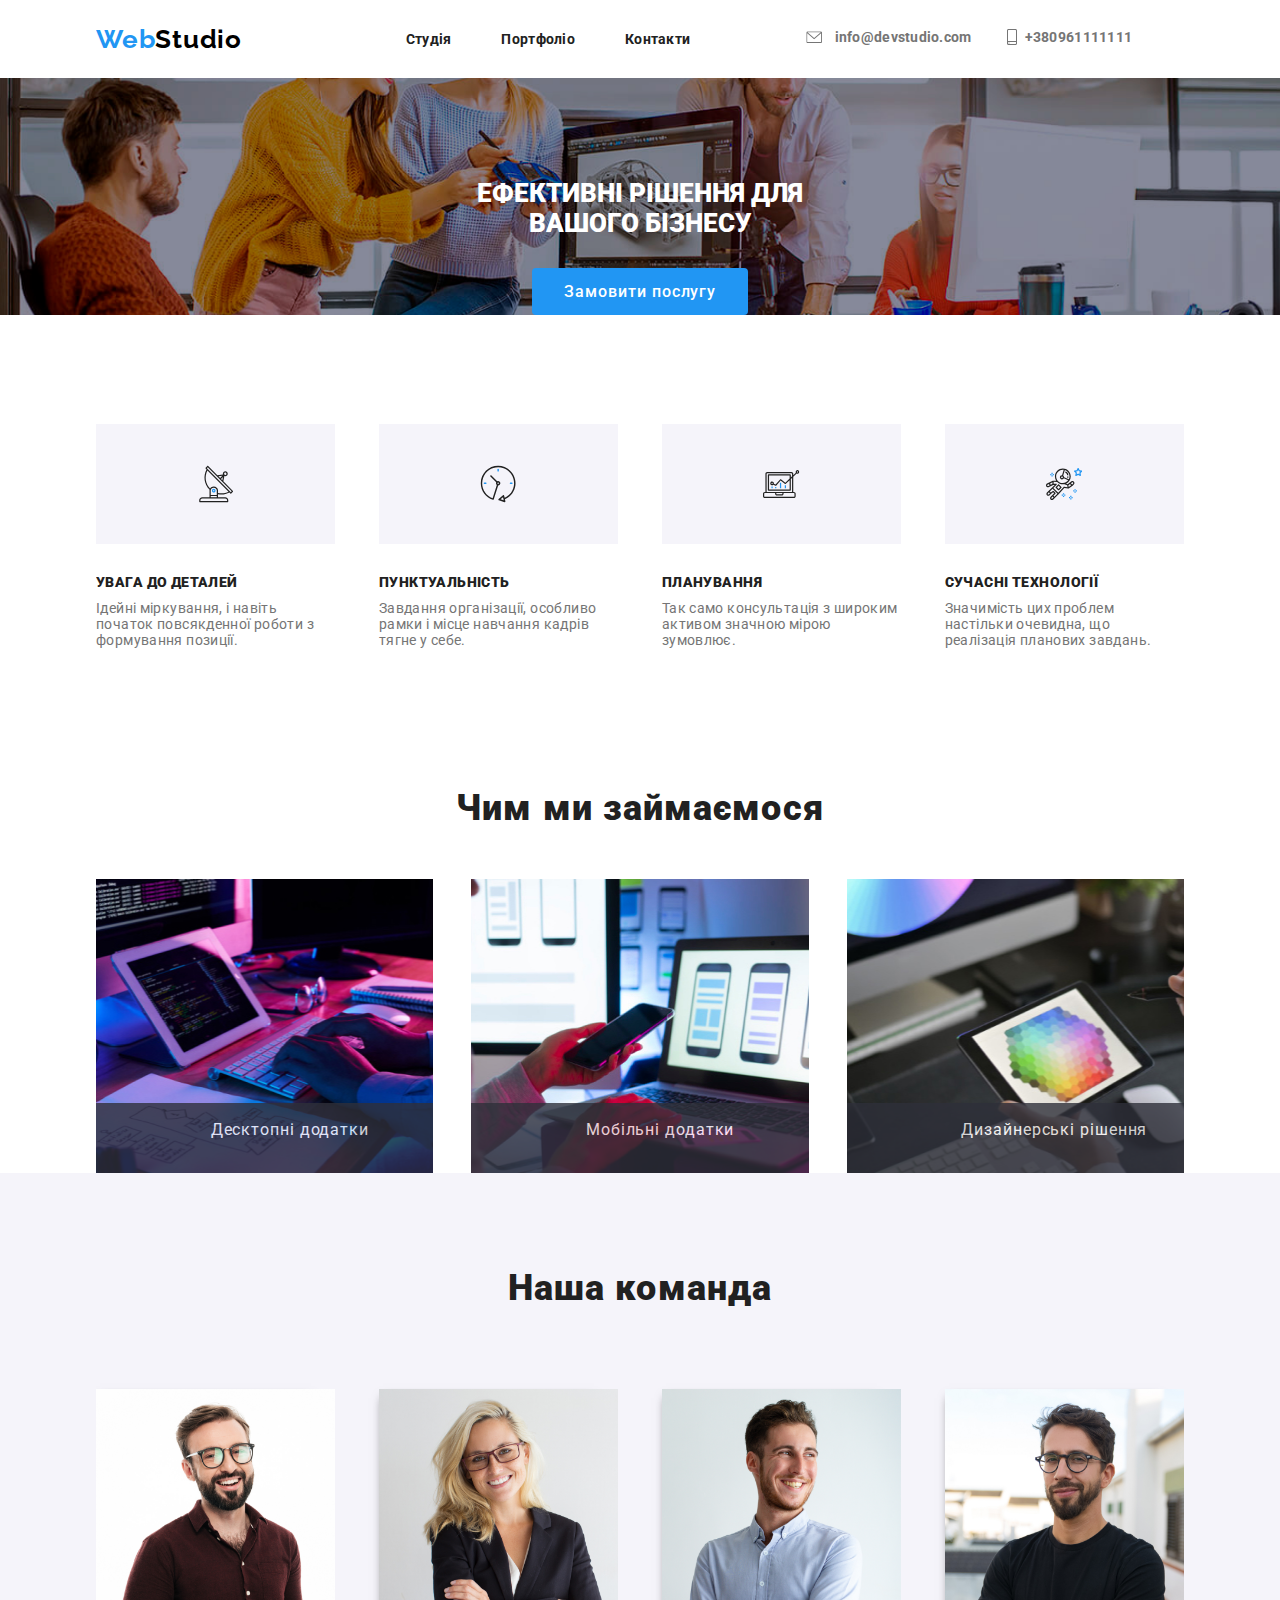
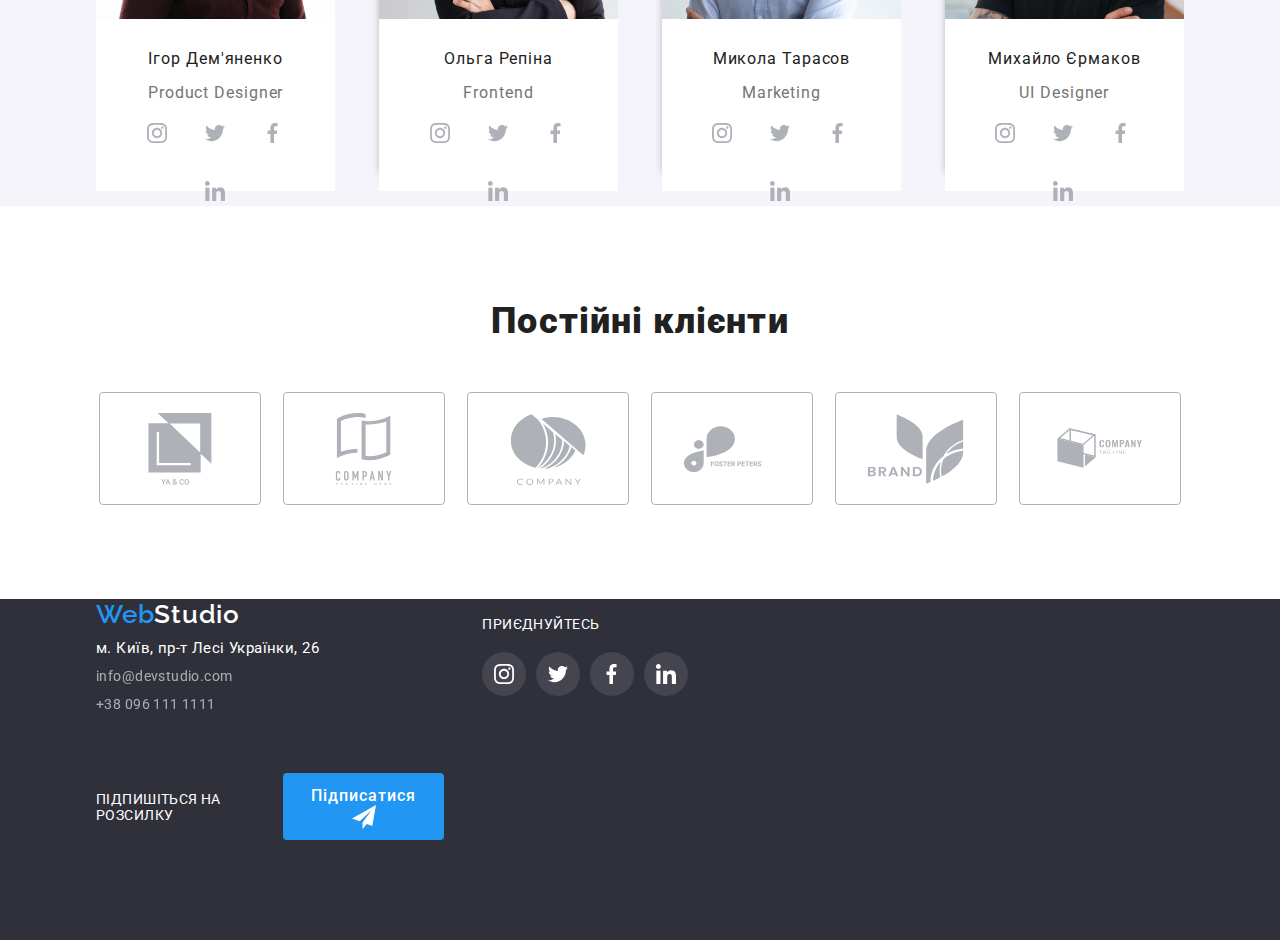
<file: index.html>
<!DOCTYPE html>
<html lang="uk">

<head>
  <meta charset="UTF-8">
  <meta name="viewport" content="width=device-width, initial-scale=1.0">
  <title>Portfolio</title>
  <link rel="icon" href="css/img/webstudio/website-icon.ico">
  <link rel="stylesheet" href="css/main.css">
  <link rel="stylesheet" href="css/main.min.css">
  <link rel="preconnect" href="https://fonts.googleapis.com">
  <link rel="preconnect" href="https://fonts.gstatic.com" crossorigin>
  <link
    href="https://fonts.googleapis.com/css2?family=Raleway:ital,wght@0,100..900;1,100..900&family=Roboto:ital,wght@0,100;0,300;0,400;0,500;0,700;0,900;1,100;1,300;1,400;1,500;1,700;1,900&display=swap"
    rel="stylesheet">
</head>

<body>

  <!-- header  -->
  <header class="header">
    <div class="container">
      <a class="header__logo" href="index.html"><span class="logo-span">Web</span>Studio</a>
      <div class="burger"><span class="burger__line"></span></div>

      <nav class="header__nav">
        <!-- header-nav -->
        <ul class="header__breadcrumbs">
          <li><a class="header__link header__link--active" href="index.html">Студія</a></li>
          <li><a class="header__link" href="portfolio.html">Портфоліо</a></li>
          <li><a class="header__link" href="#footer">Контакти</a></li>
        </ul>

        <!-- header emails -->
        <ul class="header__emails">
          <li>
            <a class="header__email header__email--smaller" href="mailto:info@devstudio.com">info@devstudio.com
              <svg class="header__mail-icon header__icon">
                <use href="symbol-defs.svg#mail"></use>
              </svg>
            </a>
          </li>
          <li>
            <a class="header__email" href="tel:+380961111111">+380961111111
              <svg class="header__phone-icon header__icon">
                <use href="symbol-defs.svg#smartphone"></use>
              </svg>
            </a>
          </li> 
        </ul>

        <ul class="header__socials">
          <li><a class="header__social-media" href="">Instagram</a></li>
          <li><a class="header__social-media header__social-media--pseudo" href="">Twitter</a></li>
          <li><a class="header__social-media header__social-media--pseudo" href="">LinkedIn</a></li>
          <li><a class="header__social-media header__social-media--pseudo" href="">Facebook</a></li>
        </ul>
      </nav>
    </div>
  </header>

  <!-- main -->

  <!--  hero-section section-1 -->
  <main class="main">
    <section class="hero" id="main-page">
      <div class="container">
        <div class="hero__heading-container">
          <h1 class="hero__heading">Ефективні рішення для <br> вашого бізнесу</h1>
          <button class="hero__btn btn-open" data-modal-open>Замовити послугу</button>
        </div>

        <!-- modal-window -->
        <ul class="backdrop is-hidden" data-modal>
          <li class="modal" id="modal-window">
            <div class="modal__close-wraper">
              <svg class="modal__close-icon" id="button-close" data-modal-close>
                <use href="symbol-defs.svg#modal-close"></use>
              </svg>
            </div>
            <h2 class="modal__heading">Залиште свої дані, ми вам передзвонимо</h2>
            <label class="modal__label">Ім'я
              <svg class="modal__icon">
                <use href="symbol-defs.svg#modal-human"></use>
              </svg>
              <input class="modal__input" type="text">
            </label>
            <label class="modal__label">Телефон
              <svg class="modal__icon">
                <use href="symbol-defs.svg#modal-cellphone"></use>
              </svg>
              <input class="modal__input" type="text">
            </label>

            <label class="modal__label">Пошта
              <svg class="modal__icon">
                <use href="symbol-defs.svg#modal-mail"></use>
              </svg>
              <input class="modal__input" type="text">
            </label>

            <label class="modal__label">Коментар
              <textarea class="modal__textarea" placeholder="Введіть текст" name="commentar" cols="30"
                rows="10"></textarea>
            </label>
            <div class="modal__confirm">
              <input class="modal__radio" type="checkbox">
              <p class="modal__text">Погоджуюся з розсилкою та приймаю</p>
              <a class="modal__link" href="">Умови договору</a>
            </div>
            <button class="modal__button" data-modal-close>Відправити</button>
          </li>
        </ul>
      </div>
    </section>

    <!-- article-section section-2 -->
    <section class="article">
      <ul class="container">
        <li class="article__card">
          <div class="article__top-content">
            <svg class="article__icon antenna">
              <use href="symbol-defs.svg#antenna"></use>
            </svg>
          </div>
          <h3 class="article__heading">УВАГА ДО ДЕТАЛЕЙ</h3>
          <p class="article__text">Ідейні міркування, і навіть початок повсякденної роботи
            з формування позиції.</p>
        </li>

        <!-- card -->
        <li class="article__card">
          <div class="article__top-content">
            <svg class="article__icon clock">
              <use href="symbol-defs.svg#clock"></use>
            </svg>
          </div>
          <h3 class="article__heading">ПУНКТУАЛЬНІСТЬ</h3>
          <p class="article__text">Завдання організації, особливо рамки і місце навчання
            кадрів тягне у себе.</p>
        </li>

        <!-- card -->
        <li class="article__card">
          <div class="article__top-content">
            <svg class="article__icon diagram">
              <use href="symbol-defs.svg#diagram"></use>
            </svg>
          </div>
          <h3 class="article__heading">ПЛАНУВАННЯ</h3>
          <p class="article__text">Так само консультація з широким активом значною мірою
            зумовлює.</p>
        </li>

        <!-- card -->
        <li class="article__card">
          <div class="article__top-content">
            <svg class="article__icon astronaut">
              <use href="symbol-defs.svg#astronaut"></use>
            </svg>
          </div>
          <h3 class="article__heading">СУЧАСНІ ТЕХНОЛОГІЇ</h3>
          <p class="article__text">Значимість цих проблем настільки очевидна, що
            реалізація
            планових завдань.</p>
        </li>
      </ul>
    </section>

    <!-- business-section section-3 -->
    <section class="business" id="section-3">
      <h2 class="business__heading">Чим ми займаємося</h2>
      <ul class="container business__cards">
        <li class="business__card">
          <div class="business__stripe">Десктопні додатки</div>
        </li>
        <li class="business__card">
          <div class="business__stripe">Мобільні додатки</div>
        </li>
        <li class="business__card">
          <div class="business__stripe">Дизайнерські рішення</div>
        </li>
      </ul>
    </section>

    <!-- team-section section-4 -->
    <section class="team">
      <h2 class="team__heading">Наша команда</h2>
      <ul class="container team__cards">
        <li class="team__card">
          <img class="team__img" src="css/img/webstudio/dude1.jpg" alt="person1">
          <h3 class="team__name">Ігор Дем'яненко</h3>
          <p class="team__position">Product Designer</p>
          <div class="team__icons">
            <div class="team__icon-bg"><svg class="team__icon">
                <use href="symbol-defs.svg#instagram"></use>
              </svg></div>
            <div class="team__icon-bg"><svg class="team__icon">
                <use href="symbol-defs.svg#twitter"></use>
              </svg></div>
            <div class="team__icon-bg"><svg class="team__icon">
                <use href="symbol-defs.svg#facebook"></use>
              </svg></div>
            <div class="team__icon-bg"><svg class="team__icon">
                <use href="symbol-defs.svg#linkedin"></use>
              </svg></div>
          </div>
        </li>

        <!-- card -->
        <li class="team__card">
          <img class="team__img" src="css/img/webstudio/dude2.jpg" alt="person2">
          <h3 class="team__name">Ольга Репіна</h3>
          <p class="team__position">Frontend</p>
          <div class="team__icons">
            <div class="team__icon-bg"><svg class="team__icon">
                <use href="symbol-defs.svg#instagram"></use>
              </svg></div>
            <div class="team__icon-bg"><svg class="team__icon">
                <use href="symbol-defs.svg#twitter"></use>
              </svg></div>
            <div class="team__icon-bg"><svg class="team__icon">
                <use href="symbol-defs.svg#facebook"></use>
              </svg></div>
            <div class="team__icon-bg"><svg class="team__icon">
                <use href="symbol-defs.svg#linkedin"></use>
              </svg></div>
          </div>
        </li>

        <!-- card -->
        <li class="team__card">
          <img class="team__img" src="css/img/webstudio/dude3.jpg" alt="person3">
          <h3 class="team__name">Микола Тарасов</h3>
          <p class="team__position">Marketing</p>
          <div class="team__icons">
            <div class="team__icon-bg"><svg class="team__icon">
                <use href="symbol-defs.svg#instagram"></use>
              </svg></div>
            <div class="team__icon-bg"><svg class="team__icon">
                <use href="symbol-defs.svg#twitter"></use>
              </svg></div>
            <div class="team__icon-bg"><svg class="team__icon">
                <use href="symbol-defs.svg#facebook"></use>
              </svg></div>
            <div class="team__icon-bg"><svg class="team__icon">
                <use href="symbol-defs.svg#linkedin"></use>
              </svg></div>
          </div>
        </li>

        <!-- card -->
        <li class="team__card">
          <img class="team__img" src="css/img/webstudio/dude4.jpg" alt="person4">
          <h3 class="team__name">Михайло Єрмаков</h3>
          <p class="team__position">UI Designer</p>
          <div class="team__icons">
            <div class="team__icon-bg">
              <svg class="team__icon">
                <use href="symbol-defs.svg#instagram"></use>
              </svg>
            </div>
            <div class="team__icon-bg">
              <svg class="team__icon">
                <use href="symbol-defs.svg#twitter"></use>
              </svg>
            </div>
            <div class="team__icon-bg">
              <svg class="team__icon">
                <use href="symbol-defs.svg#facebook"></use>
              </svg>
            </div>
            <div class="team__icon-bg">
              <svg class="team__icon">
                <use href="symbol-defs.svg#linkedin"></use>
              </svg>
            </div>
          </div>
        </li>
        <!-- </div> -->
      </ul>
    </section>

    <!-- clients-section section-5 -->
    <section class="clients">
      <h2 class="clients__heading">Постійні клієнти</h2>
      <ul class="container clients__cards">
        <li class="clients__card">
          <svg class="clients__icon s4-1">
            <use href="symbol-defs.svg#company-1"></use>
          </svg>
        </li>
        <li class="clients__card">
          <svg class="clients__icon s4-2">
            <use href="symbol-defs.svg#company-2"></use>
          </svg>
        </li>
        <li class="clients__card">
          <svg class="clients__icon s4-3">
            <use href="symbol-defs.svg#company-3"></use>
          </svg>
        </li>
        <li class="clients__card">
          <svg class="clients__icon s4-4">
            <use href="symbol-defs.svg#company-4"></use>
          </svg>
        </li>
        <li class="clients__card">
          <svg class="clients__icon s4-5">
            <use href="symbol-defs.svg#company-5"></use>
          </svg>
        </li>
        <li class="clients__card">
          <svg class="clients__icon s4-6">
            <use href="symbol-defs.svg#company-6"></use>
          </svg>
        </li>
      </ul>
    </section>
  </main>
  <!-- footer -->

  <footer class="footer" id="footer">
    <div class="container footer__container">

      <!-- footer contacts -->
      <ul class="footer__contacts">
        <li class="footer__logo"><span class="logo-span">Web</span>Studio</li>
        <li><a class="footer__address" href="">м. Київ, пр-т Лесі Українки, 26</a></li>
        <li><a class="footer__link" href="mailto:info@devstudio.com" id="gray-color">info@devstudio.com</a></li>
        <li><a class="footer__link" href="tel:+380961111111">+38 096 111 1111</a></li>
      </ul>

      <!-- footer-social-media -->
      <ul class="footer__social-media">
        <li class="footer__heading">приєднуйтесь</li>
        <li class="footer__icons">
          <div class="footer__icon-bg">
            <svg class="footer__icon">
              <use href="symbol-defs.svg#instagram"></use>
            </svg>
          </div>
          <div class="footer__icon-bg">
            <svg class="footer__icon">
              <use href="symbol-defs.svg#twitter"></use>
            </svg>
          </div>
          <div class="footer__icon-bg">
            <svg class="footer__icon">
              <use href="symbol-defs.svg#facebook"></use>
            </svg>
          </div>
          <div class="footer__icon-bg">
            <svg class="footer__icon">
              <use href="symbol-defs.svg#linkedin"></use>
            </svg>
          </div>
        </li>
      </ul>

      <!-- subscription -->
      <ul class="footer__interaction">
        <li class="footer__heading">Підпишіться на розсилку</li>
        <li><button class="footer__btn">Підписатися
            <svg class="footer__interaction-icon">
              <use href="symbol-defs.svg#telegram"></use>
            </svg>
          </button></li>
      </ul>
    </div>
  </footer>
  <script src="main.js"></script>
</body>

</html>
</file>
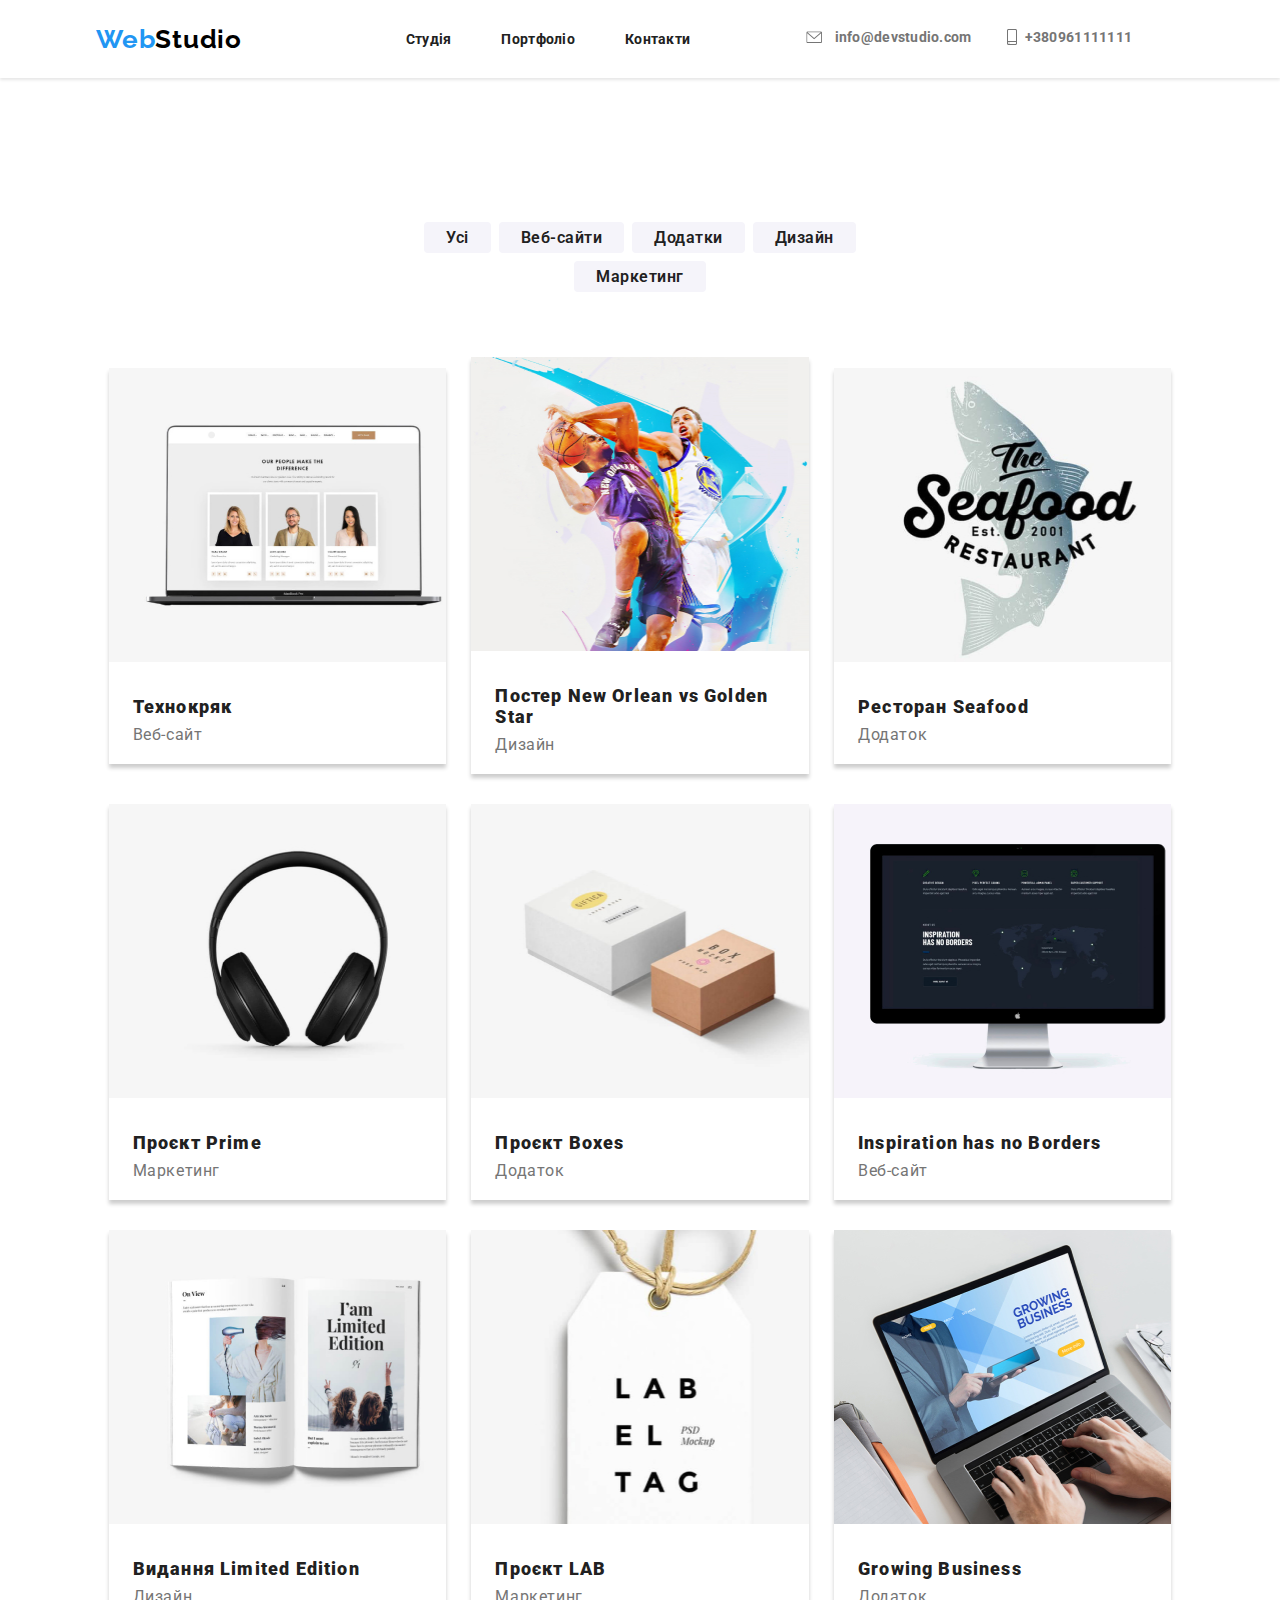
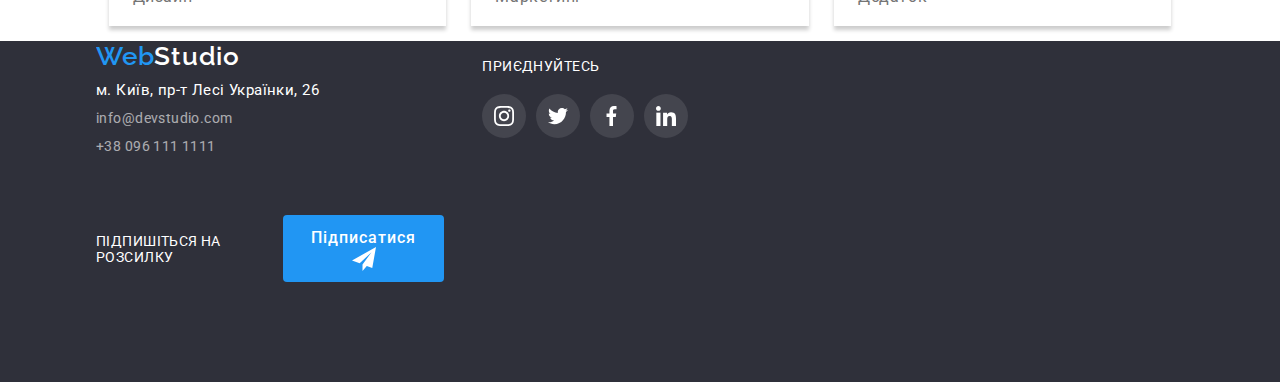
<file: portfolio.html>
<!DOCTYPE html>
<html lang="uk">

<head>
    <meta charset="UTF-8">
    <meta name="viewport" content="width=device-width, initial-scale=1.0">
    <title>Portfolio</title>
    <link rel="icon" href="css/img/webstudio/website-icon.ico">
    <link rel="stylesheet" href="css/main.css">
    <link rel="stylesheet" href="css/main.min.css">
    <link rel="preconnect" href="https://fonts.googleapis.com">
    <link rel="preconnect" href="https://fonts.gstatic.com" crossorigin>
    <link
        href="https://fonts.googleapis.com/css2?family=Raleway:ital,wght@0,100..900;1,100..900&family=Roboto:ital,wght@0,100;0,300;0,400;0,500;0,700;0,900;1,100;1,300;1,400;1,500;1,700;1,900&display=swap"
        rel="stylesheet">
</head>

<body>
    <header class="header">
        <div class="container">
            <a class="header__logo" href="index.html"><span class="logo-span">Web</span>Studio</a>
            <div class="burger"><span class="burger__line"></span></div>

            <nav class="header__nav">
                <!-- header-nav -->
                <ul class="header__breadcrumbs">
                    <li><a class="header__link" href="index.html">Студія</a></li>
                    <li><a class="header__link header__link--active" href="portfolio.html">Портфоліо</a></li>
                    <li><a class="header__link" href="#footer">Контакти</a></li>
                </ul>

                <!-- header emails -->
                <ul class="header__emails">
                    <li>
                        <a class="header__email header__email--smaller"
                            href="mailto:info@devstudio.com">info@devstudio.com
                            <svg class="header__mail-icon header__icon">
                                <use href="symbol-defs.svg#mail"></use>
                            </svg>
                        </a>
                    </li>
                    <li>
                        <a class="header__email" href="tel:+380961111111">+380961111111
                            <svg class="header__phone-icon header__icon">
                                <use href="symbol-defs.svg#smartphone"></use>
                            </svg>
                        </a>
                    </li>
                </ul>

                <ul class="header__socials">
                    <li><a class="header__social-media" href="">Instagram</a></li>
                    <li><a class="header__social-media header__social-media--pseudo" href="">Twitter</a></li>
                    <li><a class="header__social-media header__social-media--pseudo" href="">LinkedIn</a></li>
                    <li><a class="header__social-media header__social-media--pseudo" href="">Facebook</a></li>
                </ul>
            </nav>
        </div>
    </header>


    <!-- main -->

    <main>

        <!-- section-2 -->

        <section class="portfolio">
            <div class="portfolio__btns-wrapper">
                <button class="portfolio__btn">Усі</button>
                <button class="portfolio__btn">Веб-сайти</button>
                <button class="portfolio__btn">Додатки</button>
                <button class="portfolio__btn">Дизайн</button>
                <button class="portfolio__btn">Маркетинг</button>
            </div>
            <ul class=" container">
                <li class="portfolio__card">
                    <div class="portfolio__bg-container portfolio__bg-container--1">
                        <div class="portfolio__bg">Технокряк це сучасний майданчик <br> поширення коронавірусу. Компанії
                            <br>
                            використовують цю
                            платформу <br> для цифрового шпигунства та <br>
                            атак на захищені сервери <br> конкурентів.
                        </div>
                    </div>
                    <h2 class="portfolio__heading">Технокряк</h2>
                    <p class="portfolio__text">Веб-сайт</p>
                </li>

                <!-- card-2 -->
                <li class="portfolio__card">
                    <div class="portfolio__bg-container portfolio__bg-container--2">
                        <div class="portfolio__bg">Ресурс пропонує комплексні пропозиції з різним рівнем <br>
                            функціоналу
                            та
                            сервісів. Все це дозволить відвідувачу отримати вичерпні відомості про компанію
                            чи
                            приватну особу
                        </div>
                    </div>
                    <h2 class="portfolio__heading">Постер New Orlean vs Golden Star</h2>
                    <p class="portfolio__text">Дизайн</p>
                </li>

                <!-- card-3 -->
                <li class="portfolio__card">
                    <div class="portfolio__bg-container portfolio__bg-container--3">
                        <div class="portfolio__bg">Ресурс пропонує комплексні <br> пропозиції з різним рівнем <br>
                            функціоналу
                            та
                            сервісів. Все це <br> дозволить відвідувачу отримати <br> вичерпні відомості про компанію
                            <br> чи
                            приватну особу
                        </div>
                    </div>
                    <h2 class="portfolio__heading">Ресторан Seafood</h2>
                    <p class="portfolio__text">Додаток</p>
                </li>

                <!-- card-4 -->
                <li class="portfolio__card">
                    <div class="portfolio__bg-container portfolio__bg-container--4">
                        <div class="portfolio__bg">Ресурс пропонує комплексні <br> пропозиції з різним рівнем <br>
                            функціоналу
                            та
                            сервісів. Все це <br> дозволить відвідувачу отримати <br> вичерпні відомості про компанію
                            <br> чи
                            приватну особу
                        </div>
                    </div>
                    <h2 class="portfolio__heading">Проєкт Prime</h2>
                    <p class="portfolio__text">Маркетинг</p>
                </li>

                <!-- card-5 -->
                <li class="portfolio__card">
                    <div class="portfolio__bg-container portfolio__bg-container--5">
                        <div class="portfolio__bg">Ресурс пропонує комплексні <br> пропозиції з різним рівнем <br>
                            функціоналу
                            та
                            сервісів. Все це <br> дозволить відвідувачу отримати <br> вичерпні відомості про компанію
                            <br> чи
                            приватну особу
                        </div>
                    </div>
                    <h2 class="portfolio__heading">Проєкт Boxes</h2>
                    <p class="portfolio__text">Додаток</p>
                </li>

                <!-- card-6 -->
                <li class="portfolio__card">
                    <div class="portfolio__bg-container portfolio__bg-container--6">
                        <div class="portfolio__bg">Ресурс пропонує комплексні <br> пропозиції з різним рівнем <br>
                            функціоналу
                            та
                            сервісів. Все це <br> дозволить відвідувачу отримати <br> вичерпні відомості про компанію
                            <br> чи
                            приватну особу
                        </div>
                    </div>
                    <h2 class="portfolio__heading">Inspiration has no Borders</h2>
                    <p class="portfolio__text">Веб-сайт</p>
                </li>

                <!-- card-7 -->
                <li class="portfolio__card">
                    <div class="portfolio__bg-container portfolio__bg-container--7">
                        <div class="portfolio__bg">Ресурс пропонує комплексні <br> пропозиції з різним рівнем <br>
                            функціоналу
                            та
                            сервісів. Все це <br> дозволить відвідувачу отримати <br> вичерпні відомості про компанію
                            <br> чи
                            приватну особу
                        </div>
                    </div>
                    <h2 class="portfolio__heading">Видання Limited Edition</h2>
                    <p class="portfolio__text">Дизайн</p>
                </li>

                <!-- card-8 -->
                <li class="portfolio__card">
                    <div class="portfolio__bg-container portfolio__bg-container--8">
                        <div class="portfolio__bg">Ресурс пропонує комплексні <br> пропозиції з різним рівнем <br>
                            функціоналу
                            та
                            сервісів. Все це <br> дозволить відвідувачу отримати <br> вичерпні відомості про компанію
                            <br> чи
                            приватну особу
                        </div>
                    </div>
                    <h2 class="portfolio__heading">Проєкт LAB</h2>
                    <p class="portfolio__text">Маркетинг</p>
                </li>

                <!-- card-9 -->
                <li class="portfolio__card">
                    <div class="portfolio__bg-container portfolio__bg-container--9">
                        <div class="portfolio__bg">Ресурс пропонує комплексні <br> пропозиції з різним рівнем <br>
                            функціоналу
                            та
                            сервісів. Все це <br> дозволить відвідувачу отримати <br> вичерпні відомості про компанію
                            <br> чи
                            приватну особу
                        </div>
                    </div>
                    <h2 class="portfolio__heading">Growing Business</h2>
                    <p class="portfolio__text">Додаток</p>
                </li>
            </ul>
        </section>
    </main>

    <!-- footer -->

    <footer class="footer" id="footer">
        <div class="container footer__container">

            <!-- footer contacts -->
            <ul class="footer__contacts">
                <li class="footer__logo"><span class="logo-span">Web</span>Studio</li>
                <li><a class="footer__address" href="">м. Київ, пр-т Лесі Українки, 26</a></li>
                <li><a class="footer__link" href="mailto:info@devstudio.com" id="gray-color">info@devstudio.com</a></li>
                <li><a class="footer__link" href="tel:+380961111111">+38 096 111 1111</a></li>
            </ul>

            <!-- footer-social-media -->
            <ul class="footer__social-media">
                <li class="footer__heading">приєднуйтесь</li>
                <li class="footer__icons">
                    <div class="footer__icon-bg">
                        <svg class="footer__icon">
                            <use href="symbol-defs.svg#instagram"></use>
                        </svg>
                    </div>
                    <div class="footer__icon-bg">
                        <svg class="footer__icon">
                            <use href="symbol-defs.svg#twitter"></use>
                        </svg>
                    </div>
                    <div class="footer__icon-bg">
                        <svg class="footer__icon">
                            <use href="symbol-defs.svg#facebook"></use>
                        </svg>
                    </div>
                    <div class="footer__icon-bg">
                        <svg class="footer__icon">
                            <use href="symbol-defs.svg#linkedin"></use>
                        </svg>
                    </div>
                </li>
            </ul>

            <!-- subscription -->
            <ul class="footer__interaction">
                <li class="footer__heading">Підпишіться на розсилку</li>
                <li><button class="footer__btn">Підписатися
                        <svg class="footer__interaction-icon">
                            <use href="symbol-defs.svg#telegram"></use>
                        </svg>
                    </button></li>
            </ul>
        </div>
    </footer>
    <script src="burger.js"></script>
</body>

</html>
</file>
<file: css/main.css>
@charset "UTF-8";
* {
  -webkit-box-sizing: border-box;
          box-sizing: border-box;
  padding: 0;
  margin: 0;
  list-style-type: none;
  font-family: "Roboto", sans-serif;
}

html {
  scroll-behavior: smooth;
  outline: 2px solid green;
}

body::-webkit-scrollbar {
  display: none;
}

.logo-span {
  color: #2196f3;
  font-family: "Raleway", sans-serif;
}

.container {
  -webkit-box-pack: justify;
      -ms-flex-pack: justify;
          justify-content: space-between;
  width: 80vw;
  overflow: hidden;
}

:root {
  --heading-black: #212121;
  --text-gray: #757575;
  --regular-white: #ffffff;
  --hover-blue: #2196f3;
  --regular-black: #000000;
  --extra-gray: #2f303a;
  --dirtywhite: #ececec;
  --creamwhite: #f5f4fa;
  --card-bg-gray: #f5f4fa;
  --fill-icons-gray: #afb1b8;
}

.portfolio__card, .portfolio__btns-wrapper, .footer, .clients__cards, .team__icons, .team__position, .team__name, .team__cards, .business__card, .business__cards, .hero .hero__btn, .hero .hero__heading-container, .header, .container {
  margin-left: auto;
  margin-right: auto;
  margin-top: auto;
  margin-bottom: auto;
  -webkit-box-align: center;
      -ms-flex-align: center;
          align-items: center;
  -webkit-box-pack: center;
      -ms-flex-pack: center;
          justify-content: center;
  display: -webkit-box;
  display: -ms-flexbox;
  display: flex;
  -ms-flex-wrap: wrap;
      flex-wrap: wrap;
}

.portfolio__bg-container, .footer__btn:hover::after, .business__card:nth-of-type(3), .business__card:nth-of-type(2), .business__card:nth-of-type(1), .hero {
  background-repeat: no-repeat;
  background-size: cover;
  background-position: center;
  background-clip: border-box;
}

.clients__heading, .team__heading, .business__heading {
  font-size: 36px;
  font-weight: 900;
  color: #212121;
  margin-bottom: 50px;
  letter-spacing: 1.08px;
  text-align: center;
  padding-top: 94px;
}

.team__position, .team__name, .business__stripe {
  letter-spacing: 0.9px;
  font-size: 16px;
  color: #000000;
  font-weight: 400;
  font-family: "Roboto", sans-serif;
}

.header {
  width: 100vw;
  padding-top: 24px;
  padding-bottom: 24px;
  top: 0;
  background-color: #ffffff;
  z-index: 999;
  -webkit-box-shadow: 0px 2px 3px rgba(0, 0, 0, 0.1);
          box-shadow: 0px 2px 3px rgba(0, 0, 0, 0.1);
}
.header .container {
  -webkit-box-pack: start;
      -ms-flex-pack: start;
          justify-content: start;
}
.header .burger {
  display: none;
  width: 25px;
  height: 20px;
  position: relative;
  margin-left: auto;
  -webkit-box-align: center;
      -ms-flex-align: center;
          align-items: center;
}
.header .burger__line {
  position: absolute;
  background-color: #000;
  width: 100%;
  height: 3px;
}
.header .burger::before, .header .burger::after {
  content: "";
  width: 100%;
  height: 3px;
  background: #000;
  position: absolute;
}
.header .burger::before {
  top: 0;
}
.header .burger::after {
  bottom: 0;
}
.header__logo {
  color: #000000;
  font-size: 26px;
  margin-right: 93px;
  letter-spacing: 0.78px;
  font-weight: 700;
  text-decoration: none;
  position: relative;
  font-family: "Raleway", sans-serif;
  /* outline: 2px solid red; */
}
.header__breadcrumbs {
  display: -webkit-box;
  display: -ms-flexbox;
  display: flex;
  gap: 50px;
  margin-left: auto;
  margin-right: auto;
}
.header__link {
  color: #212121;
  font-size: 14px;
  font-weight: 500;
  letter-spacing: 0.28px;
  font-size: 14px;
  text-decoration: none;
  font-weight: 700;
  -webkit-transition: all 250ms cubic-bezier(0.4, 0, 0.2, 1);
  transition: all 250ms cubic-bezier(0.4, 0, 0.2, 1);
  position: relative;
}
.header__link--active {
  position: relative;
}
.header__link--active::after {
  content: "";
  visibility: visible !important;
  position: absolute;
  width: 100%;
  height: 4px;
  border: none;
  border-radius: 4px;
  background-color: #2196f3;
  outline: 2px solid red;
}
.header__link:hover {
  color: #2196f3;
}
.header__link:after {
  content: "";
  visibility: hidden;
  position: absolute;
  width: 100%;
  height: 4px;
  border: none;
  border-radius: 4px;
  background-color: #2196f3;
  -webkit-transform: translate(-100%, 1120%);
          transform: translate(-100%, 1120%);
  -webkit-transition: all 250ms cubic-bezier(0.4, 0, 0.2, 1);
  transition: all 250ms cubic-bezier(0.4, 0, 0.2, 1);
  -webkit-transition-delay: 0s;
          transition-delay: 0s;
}
.header__link:hover::after {
  /* content: ''; */
  visibility: visible;
  -webkit-transform: perspective(250ms);
          transform: perspective(250ms);
}
.header__emails {
  display: -webkit-box;
  display: -ms-flexbox;
  display: flex;
  margin-left: auto;
  gap: 100px;
}
.header__email {
  color: #757575;
  font-size: 14px;
  font-weight: 500;
  letter-spacing: 0.28px;
  margin-left: -40px;
  font-weight: 700;
  display: -webkit-box;
  display: -ms-flexbox;
  display: flex;
  position: relative;
  text-decoration: none;
  -webkit-transition: all 250ms cubic-bezier(0.4, 0, 0.2, 1);
  transition: all 250ms cubic-bezier(0.4, 0, 0.2, 1);
  /* gap: 100px; */
  /* transition: 0.3s ease-out; */
}
.header__email:hover {
  -webkit-transform: perspective(1.1);
          transform: perspective(1.1);
  color: #2196f3;
}
.header__email::after {
  content: "";
  visibility: hidden;
  position: absolute;
  width: 180%;
  height: 4px;
  border: none;
  border-radius: 4px;
  background-color: #2196f3;
  -webkit-transform: translate(-20%, 1120%);
          transform: translate(-20%, 1120%);
}
.header__email:hover::after {
  visibility: visible;
}
.header__email:hover .header-icon {
  fill: #2196f3;
}
.header__mail-icon {
  width: 16px;
  height: 12px;
  fill: #757575;
  cursor: pointer;
  -webkit-transform: translate(-180%, 18%);
          transform: translate(-180%, 18%);
  position: absolute;
  /* transition: 0.2s ease-out; */
}
.header__mail-icon:hover {
  fill: #2196f3;
  /* transform: scale(2); */
  /* transition: 0.5s ease-out; */
}
.header__phone-icon {
  width: 10px;
  height: 16px;
  fill: #757575;
  cursor: pointer;
  -webkit-transform: translateX(-180%);
          transform: translateX(-180%);
  position: absolute;
  /* transition: 0.3s ease-out; */
}
.header__phone-icon:hover {
  fill: #2196f3;
  cursor: pointer;
  /* transform: scale(2); */
  /* transition: 0.5s ease-out; */
}
.header__socials {
  display: none;
}

@media screen and (min-width: 320px) and (max-width: 768px) {
  .container {
    width: 95vw;
  }
  body.no-scroll {
    overflow: hidden;
  }
  .header {
    display: -webkit-box;
    display: -ms-flexbox;
    display: flex;
    -webkit-box-pack: justify;
        -ms-flex-pack: justify;
            justify-content: space-between;
  }
  .header .burger {
    display: -webkit-box;
    display: -ms-flexbox;
    display: flex;
    z-index: 3;
    position: fixed;
    left: 90%;
    cursor: pointer;
  }
  .header .burger.active .burger__line {
    -webkit-transform: scale(0);
            transform: scale(0);
  }
  .header .burger.active::before {
    top: 50%;
    -webkit-transform: rotate(-45deg) translate(0, -50%);
            transform: rotate(-45deg) translate(0, -50%);
  }
  .header .burger.active::after {
    top: 50%;
    -webkit-transform: rotate(45deg) translate(0, 50%);
            transform: rotate(45deg) translate(0, 50%);
  }
  .header__logo {
    margin: 0;
  }
  .header__nav {
    display: none;
    -webkit-box-orient: vertical;
    -webkit-box-direction: normal;
        -ms-flex-direction: column;
            flex-direction: column;
    position: fixed;
    width: 100vw;
    height: 100vh;
    top: 0;
    bottom: 0;
    left: 0;
    right: 0;
    z-index: 2;
    overflow-y: auto;
    -webkit-animation: burgerAnimation 0.4s;
            animation: burgerAnimation 0.4s;
    background: #fff;
  }
  .header.open .header__nav {
    display: -webkit-box;
    display: -ms-flexbox;
    display: flex;
  }
  .header .header.open .btn-open {
    display: none;
  }
  .header__breadcrumbs {
    -webkit-box-orient: vertical;
    -webkit-box-direction: normal;
        -ms-flex-direction: column;
            flex-direction: column;
    margin: 0;
    gap: 32px;
    margin-left: 8.33%;
  }
  .header__link {
    font-size: 40px;
    font-weight: 500;
  }
  .header__emails {
    margin-top: 200px;
    margin-left: 15%;
    -webkit-box-orient: vertical;
    -webkit-box-direction: reverse;
        -ms-flex-direction: column-reverse;
            flex-direction: column-reverse;
    gap: 32px;
  }
  .header__email {
    font-size: 34px;
    font-weight: 500;
  }
  .header__email--smaller {
    font-size: 24px;
  }
  .header__socials {
    display: -webkit-box;
    display: -ms-flexbox;
    display: flex;
    gap: 20px;
    margin: auto;
    position: relative;
  }
  .header__social-media {
    color: #2196f3;
    font-size: 21px;
    text-decoration: none;
    font-weight: 500;
    letter-spacing: 0.36px;
    position: relative;
  }
  .header__social-media--pseudo::before {
    content: "";
    background: rgba(33, 33, 33, 0.2);
    width: 2px;
    height: 22px;
    position: absolute;
    top: 2px;
    left: -10px;
  }
  .header__icon {
    display: none;
  }
}
@media screen and (min-width: 768px) {
  .container {
    width: 95vw;
  }
  .header__logo {
    margin: 0;
  }
  .header__nav {
    margin-left: auto;
    margin-right: auto;
    gap: 30%;
    display: -webkit-box;
    display: -ms-flexbox;
    display: flex;
  }
  .header__nav li {
    height: 20px;
  }
  .header__emails {
    -webkit-box-orient: vertical;
    -webkit-box-direction: normal;
        -ms-flex-direction: column;
            flex-direction: column;
    gap: 10px;
    display: -webkit-box;
    display: -ms-flexbox;
    display: flex;
  }
  .header__email {
    width: 180px;
  }
  .header .burger {
    display: none;
  }
}
@media screen and (min-width: 1200px) {
  .container {
    width: 85vw;
  }
  .header .burger {
    display: none;
  }
  .header__emails {
    display: -webkit-box;
    display: -ms-flexbox;
    display: flex;
    -webkit-box-orient: horizontal;
    -webkit-box-direction: normal;
        -ms-flex-direction: row;
            flex-direction: row;
    gap: 50px;
  }
}
.hero {
  max-width: 100%;
  background: url("../css/img/webstudio/section-1-bg.png");
  background-size: cover;
  margin-bottom: 94px;
}
.hero .hero__heading-container {
  -webkit-box-orient: vertical;
  -webkit-box-direction: normal;
      -ms-flex-direction: column;
          flex-direction: column;
}
.hero .hero__heading {
  font-size: 44px;
  text-transform: uppercase;
  text-align: center;
  font-weight: 900;
  color: #ffffff;
  padding-top: 100px;
}
.hero .hero__btn {
  display: block;
  width: 216px;
  font-size: 16px;
  font-weight: 500;
  color: #ffffff;
  background-color: #2196f3;
  border: none;
  border-radius: 4px;
  padding: 14px 32px;
  cursor: pointer;
  white-space: nowrap;
  letter-spacing: 0.96px;
  margin-top: 30px;
  position: relative;
  z-index: 0;
  -webkit-transition: all 250ms cubic-bezier(0.4, 0, 0.2, 1);
  transition: all 250ms cubic-bezier(0.4, 0, 0.2, 1);
}
.hero .hero__btn:hover {
  -webkit-transform: scale(1.2);
          transform: scale(1.2);
}
.hero .hero__btn:hover::after {
  content: "";
  background: url("../css/img/webstudio/keyframes-arrow.png");
  width: 35px;
  height: 35px;
  position: absolute;
  top: -30px;
  right: 100px;
  /* transform: rotate(90deg); */
  -webkit-animation: arrow-hover 6s infinite linear;
          animation: arrow-hover 6s infinite linear;
  /* animation-direction: alternate-reverse; */
}

/* modal */
.backdrop.is-visible .modal {
  top: 55%;
}

.modal.is-open {
  opacity: 1;
  -webkit-transform: translate(-50%, -50%) scale(1);
          transform: translate(-50%, -50%) scale(1);
}

.backdrop.is-hidden {
  opacity: 0;
  pointer-events: none;
}

.no-scroll {
  overflow: hidden;
}

.backdrop {
  position: fixed;
  top: 0;
  left: 0;
  width: 100%;
  height: 100%;
  background-color: rgba(0, 0, 0, 0.5);
  opacity: 1;
  /* transform: perspective(200px); */
  /* transition: transform 0.4s linear; */
}

.modal {
  position: absolute;
  top: -300%;
  left: 50%;
  -webkit-transform: translate(-50%, -50%);
          transform: translate(-50%, -50%);
  width: 540px;
  height: 630px;
  display: -webkit-box;
  display: -ms-flexbox;
  display: flex;
  -webkit-box-orient: vertical;
  -webkit-box-direction: normal;
      -ms-flex-direction: column;
          flex-direction: column;
  gap: 10px;
  background-color: #ffffff;
  border-radius: 4px;
  -webkit-box-pack: center;
      -ms-flex-pack: center;
          justify-content: center;
  -webkit-box-align: center;
      -ms-flex-align: center;
          align-items: center;
  z-index: 1000;
  -webkit-box-shadow: 0px 1.5px 0px 1px rgba(0, 0, 0, 0.08);
          box-shadow: 0px 1.5px 0px 1px rgba(0, 0, 0, 0.08);
  -webkit-transition: top 500ms cubic-bezier(0.4, 0, 0.2, 1);
  transition: top 500ms cubic-bezier(0.4, 0, 0.2, 1);
  /* transform: perspective(600px); */
  /* outline: 2px solid red; */
}
.modal__close-wraper {
  width: 32px;
  height: 32px;
  border-radius: 50%;
  margin-left: auto;
  position: relative;
  border: 2px solid rgba(0, 0, 0, 0.1);
}
.modal__close-icon {
  width: 18px;
  height: 18px;
  fill: #000000;
  border-radius: 50%;
  cursor: pointer;
  position: absolute;
  top: 5px;
  left: 6px;
  -webkit-transition: all 250ms cubic-bezier(0.4, 0, 0.2, 1);
  transition: all 250ms cubic-bezier(0.4, 0, 0.2, 1);
}
.modal__close-icon:hover {
  fill: #2196f3;
  -webkit-transform: perspective(0.8s);
          transform: perspective(0.8s);
}
.modal__heading {
  font-size: 20px;
  font-weight: bold;
  letter-spacing: 0.6px;
  -webkit-columns: #212121;
     -moz-columns: #212121;
          columns: #212121;
  text-align: center;
  font-family: "Roboto", sans-serif;
  margin-bottom: 20px;
  width: 80%;
}
.modal__label {
  font-size: 12px;
  font-weight: bold;
  letter-spacing: 0.12px;
  color: #757575;
  font-family: "Roboto", sans-serif;
  position: relative;
  display: -webkit-box;
  display: -ms-flexbox;
  display: flex;
  -webkit-box-orient: vertical;
  -webkit-box-direction: normal;
      -ms-flex-direction: column;
          flex-direction: column;
  width: 85%;
}
.modal__input {
  height: 58px;
  width: 100%;
  padding-left: 42px;
  border: 2px solid rgba(33, 33, 33, 0.2);
  font-size: 12px;
  border-radius: 5px;
  outline: none;
  -webkit-transition: all 250ms cubic-bezier(0.4, 0, 0.2, 1);
  transition: all 250ms cubic-bezier(0.4, 0, 0.2, 1);
  cursor: pointer;
  margin-top: 6px;
  /* margin-top: 4px; */
}
.modal__input:hover {
  border: 2px solid #2196f3;
}
.modal__icon {
  width: 18px;
  height: 18px;
  fill: #212121;
  position: absolute;
  top: 35px;
  left: 17px;
  cursor: pointer;
  -webkit-transition: 250ms cubic-bezier(0.4, 0, 0.2, 1);
  transition: 250ms cubic-bezier(0.4, 0, 0.2, 1);
  /* outline: 2px solid red; */
}
.modal__icon:hover {
  fill: #2196f3;
}
.modal__textarea {
  width: 100%;
  height: 120px;
  padding: 12px 349px 94px 16px;
  font-size: 12px;
  font-weight: bold;
  letter-spacing: 0.12px;
  color: rgb(117, 117, 117);
  font-family: "Roboto", sans-serif;
  white-space: nowrap;
  overflow: hidden;
  resize: none;
  border: 2px solid rgba(33, 33, 33, 0.2);
  border-radius: 5px;
  outline: none;
  cursor: pointer;
  margin-top: 6px;
  -webkit-transition: all 250ms cubic-bezier(0.4, 0, 0.2, 1);
  transition: all 250ms cubic-bezier(0.4, 0, 0.2, 1);
}
.modal__textarea:hover {
  border: 2px solid #2196f3;
  /* transform: perspective(0.8s); */
}
.modal__confirm {
  display: -webkit-box;
  display: -ms-flexbox;
  display: flex;
  white-space: nowrap;
  margin-top: 10px;
  margin-right: 20px;
  height: 24px;
  width: 85%;
}
.modal__radio {
  width: 16px;
  height: 16px;
  border: 2px solid #212121;
  margin-right: 5px;
  cursor: pointer;
  /* position: relative;
  top: 25px;
  right: 205px; */
}
.modal__text {
  font-size: 12px;
  width: 65%;
  font-weight: bold;
  font-family: "Roboto", sans-serif;
  letter-spacing: 0.42px;
  color: #757575;
  /* outline: 2px solid red; */
}
.modal__link {
  font-size: 12px;
  width: 20%;
  font-weight: bold;
  font-family: "Roboto", sans-serif;
  letter-spacing: 0.42px;
  color: #2196f3;
  text-decoration: none;
  margin-left: 3px;
  -webkit-transition: all 250ms cubic-bezier(0.4, 0, 0.2, 1);
  transition: all 250ms cubic-bezier(0.4, 0, 0.2, 1);
}
.modal__link:hover {
  text-decoration: underline;
}
.modal__button {
  font-size: 16px;
  font-weight: bold;
  letter-spacing: 0.96px;
  line-height: 30px;
  color: #ffffff;
  padding: 10px 52px;
  background-color: #2196f3;
  border: none;
  border-radius: 4px;
  margin-top: 3px;
  cursor: pointer;
  -webkit-box-shadow: 0px 4px 4px 0px rgba(0, 0, 0, 0.2);
          box-shadow: 0px 4px 4px 0px rgba(0, 0, 0, 0.2);
}
.modal__button:hover {
  -webkit-transform: scale(1.2);
          transform: scale(1.2);
  -webkit-transition: all 250ms cubic-bezier(0.4, 0, 0.2, 1);
  transition: all 250ms cubic-bezier(0.4, 0, 0.2, 1);
}

@media screen and (min-width: 320px) {
  .hero {
    padding: 0;
  }
  .hero__heading {
    font-size: 26px !important;
  }
  .hero .modal {
    width: 93.75%;
    height: 609px;
  }
}
@media screen and (min-width: 768px) {
  .hero {
    background-position: center;
    background-size: cover;
    background-repeat: no-repeat;
    padding: 0;
  }
  .hero .modal {
    width: 58.6%;
    height: 609px;
  }
}
@media screen and (min-width: 1200px) {
  .hero {
    font-size: 44px;
  }
  .hero .modal {
    top: -300%;
    left: 50%;
    -webkit-transform: translate(-50%, -50%);
            transform: translate(-50%, -50%);
    width: 30%;
    height: 630px;
    gap: 10px;
    border-radius: 4px;
  }
}
.article {
  max-width: 100%;
}
.article .container {
  -webkit-box-pack: justify;
      -ms-flex-pack: justify;
          justify-content: space-between;
}
.article__card {
  width: 22%;
  display: -webkit-box;
  display: -ms-flexbox;
  display: flex;
  -webkit-box-orient: vertical;
  -webkit-box-direction: normal;
      -ms-flex-direction: column;
          flex-direction: column;
}
.article__card:hover {
  -webkit-animation: fadeOut 2s linear 1;
          animation: fadeOut 2s linear 1;
}
.article__top-content {
  background-color: #f5f4fa;
  height: 120px;
  width: 100%;
  display: -webkit-box;
  display: -ms-flexbox;
  display: flex;
  -webkit-box-align: center;
      -ms-flex-align: center;
          align-items: center;
  -webkit-box-pack: center;
      -ms-flex-pack: center;
          justify-content: center;
  /* outline: 2px solid red; */
}
.article__heading {
  margin-top: 30px;
  margin-bottom: 10px;
  font-size: 14px;
  color: #212121;
  font-weight: 900;
  letter-spacing: 0.42px;
}
.article__text {
  font-size: 14px;
  color: #757575;
  font-weight: 400;
  letter-spacing: 0.38px;
}
.article__icon {
  margin: 25px 101.54px 25px 101.5px;
  width: 66.96px;
  height: 70px;
}

@media screen and (min-width: 320px) {
  .article__card {
    width: 100%;
  }
  .article__heading {
    text-align: center;
  }
  .article__text {
    margin-bottom: 30px;
  }
}
@media screen and (min-width: 768px) {
  .article__card {
    width: 48%;
    margin-top: 15px;
    margin-bottom: 15px;
  }
}
@media screen and (min-width: 1200px) {
  .article__card {
    width: 22%;
  }
  .article__heading {
    text-align: start;
  }
}
.business__cards {
  gap: 3.5%;
  list-style: none;
}
.business__card {
  width: 31%;
  height: 294px;
  /* outline: 2px solid red; */
}
.business__card:nth-of-type(1) {
  background-image: url("./img/webstudio/content-1.jpg");
}
.business__card:nth-of-type(2) {
  background-image: url("./img/webstudio/content-2.jpg");
}
.business__card:nth-of-type(3) {
  background-image: url("./img/webstudio/content-3.jpg");
}
.business__card:hover {
  -webkit-animation: wobble 1.5s ease-in-out 1;
          animation: wobble 1.5s ease-in-out 1;
  -webkit-animation-delay: 0s;
          animation-delay: 0s;
}
.business__stripe {
  background-color: #2f303a;
  color: #ffffff;
  opacity: 80%;
  width: 100%;
  height: 70px;
  -ms-flex-item-align: end;
      align-self: flex-end;
  padding-left: 34%;
  padding-top: 5%;
}
@media screen and (min-width: 320px) {
  .business {
    display: none;
  }
}
.team {
  background-color: #f5f4fa;
  max-width: 100%;
}
.team__cards {
  gap: 4%;
}
.team__card {
  display: -webkit-box;
  display: -ms-flexbox;
  display: flex;
  -webkit-box-orient: vertical;
  -webkit-box-direction: normal;
      -ms-flex-direction: column;
          flex-direction: column;
  width: 22%;
  height: 100%;
  background-color: #ffffff;
  gap: 15px;
  -webkit-box-shadow: -10px -5px 10px -14px rgba(0, 0, 0, 0.568);
          box-shadow: -10px -5px 10px -14px rgba(0, 0, 0, 0.568);
}
.team__img {
  width: 100%;
}
.team__name {
  margin-top: 15px;
  color: #212121;
  letter-spacing: 0.9px;
}
.team__position {
  color: #757575;
  letter-spacing: 0.9px;
}
.team__icons {
  width: 80%;
  height: 44px;
  margin-bottom: 30px;
  gap: 24px;
}
.team__icon {
  fill: #afb1b8;
  width: 20px;
  height: 20px;
  margin-left: 6px;
  margin-top: 6px;
  -webkit-transition: all 250ms cubic-bezier(0.4, 0, 0.2, 1);
  transition: all 250ms cubic-bezier(0.4, 0, 0.2, 1);
  /* outline: 2px solid red; */
  cursor: pointer;
}
.team__icon-bg {
  width: 34px;
  height: 34px;
  border-radius: 50px;
  -webkit-transition: all 0.3s ease-out;
  transition: all 0.3s ease-out;
  cursor: pointer;
}
.team__icon-bg:hover {
  fill: #ffffff;
  -webkit-animation: bounce 1s linear 1;
          animation: bounce 1s linear 1;
  background-color: #2196f3;
  -webkit-transform: scale(1.2);
          transform: scale(1.2);
  -webkit-box-shadow: 0px 0px 13px -4px rgba(0, 0, 0, 0.75);
          box-shadow: 0px 0px 13px -4px rgba(0, 0, 0, 0.75);
}
.team__icon-bg:hover .team__icon {
  fill: #ffffff;
}

@media screen and (min-width: 320px) {
  .team__card {
    width: 100%;
    margin-top: 15px;
    margin-bottom: 15px;
  }
}
@media screen and (min-width: 768px) {
  .team__card {
    width: 48%;
    margin-top: 30px;
  }
  .team__img {
    height: 70%;
  }
}
@media screen and (min-width: 1200px) {
  .team__card {
    width: 22%;
  }
}
.clients {
  max-width: 100%;
}
.clients__cards {
  gap: 2%;
  padding-bottom: 94px;
  /* outline: 2px solid red; */
}
.clients__card {
  width: 14%;
  height: 100px;
  display: -webkit-box;
  display: -ms-flexbox;
  display: flex;
  -webkit-box-align: center;
      -ms-flex-align: center;
          align-items: center;
  -webkit-box-pack: center;
      -ms-flex-pack: center;
          justify-content: center;
  border: 1px solid #afb1b8;
  border-radius: 4px;
  cursor: pointer;
  -webkit-transition: all 250ms cubic-bezier(0.4, 0, 0.2, 1);
  transition: all 250ms cubic-bezier(0.4, 0, 0.2, 1);
}
.clients__card:hover {
  border: 1px solid #2196f3;
  -webkit-transform: scale(1.1);
          transform: scale(1.1);
  -webkit-animation: shake 1s linear 1;
          animation: shake 1s linear 1;
  -webkit-box-shadow: 0px 0px 17px -7px rgba(0, 0, 0, 0.75);
          box-shadow: 0px 0px 17px -7px rgba(0, 0, 0, 0.75);
}
.clients__card:hover .clients__icon {
  fill: #2196f3;
}
.clients__icon {
  width: 60%;
  height: 65%;
  fill: #afb1b8;
  -webkit-transition: all 250ms ease-out;
  transition: all 250ms ease-out;
}

@media screen and (min-width: 320px) {
  .clients__card {
    width: 45%;
    height: 117px;
  }
}
@media screen and (min-width: 768px) {
  .clients__card {
    width: 30%;
    height: 113px;
  }
}
@media screen and (min-width: 1200px) {
  .clients__card {
    width: 14.9%;
  }
}
.footer {
  padding-bottom: 100px;
  background-color: #2f303a;
}
.footer__container {
  display: -webkit-box;
  display: -ms-flexbox;
  display: flex;
  -webkit-box-pack: justify;
      -ms-flex-pack: justify;
          justify-content: space-between;
}
.footer__contacts {
  display: -webkit-box;
  display: -ms-flexbox;
  display: flex;
  -webkit-box-orient: vertical;
  -webkit-box-direction: normal;
      -ms-flex-direction: column;
          flex-direction: column;
  gap: 9px;
  list-style: none;
  margin-top: 60px;
}
.footer__logo {
  color: #ffffff;
  font-family: "Raleway", sans-serif;
  font-size: 26px;
  list-style: none;
  letter-spacing: 0.78px;
  font-weight: 600;
}
.footer__address {
  color: #ffffff;
  opacity: 100%;
  font-weight: 400;
  font-size: 15px;
  list-style: none;
  text-decoration: none;
  letter-spacing: 0.42px;
}
.footer__link {
  color: #ffffff;
  opacity: 60%;
  font-weight: 400;
  font-size: 14px;
  list-style: none;
  text-decoration: none;
  letter-spacing: 0.42px;
}
.footer__social-media {
  display: -webkit-box;
  display: -ms-flexbox;
  display: flex;
  -webkit-box-orient: vertical;
  -webkit-box-direction: normal;
      -ms-flex-direction: column;
          flex-direction: column;
  gap: 20px;
}
.footer__heading {
  margin-top: 72px;
  font-size: 14px;
  color: #ffffff;
  font-weight: 400;
  letter-spacing: 0.42px;
  text-transform: uppercase;
}
.footer__icons {
  display: -webkit-box;
  display: -ms-flexbox;
  display: flex;
  list-style: none;
  gap: 10px;
}
.footer__icon-bg {
  cursor: pointer;
  width: 44px;
  height: 44px;
  display: -webkit-box;
  display: -ms-flexbox;
  display: flex;
  -webkit-box-pack: center;
      -ms-flex-pack: center;
          justify-content: center;
  -webkit-box-align: center;
      -ms-flex-align: center;
          align-items: center;
  border-radius: 50%;
  background-color: rgba(255, 255, 255, 0.1);
  -webkit-transition: all 250ms cubic-bezier(0.4, 0, 0.2, 1);
  transition: all 250ms cubic-bezier(0.4, 0, 0.2, 1);
}
.footer__icon-bg:hover {
  background-color: #2196f3;
  -webkit-transform: scale(1.2);
          transform: scale(1.2);
  -webkit-animation: bounce 1s ease-in-out 1;
          animation: bounce 1s ease-in-out 1;
  -webkit-box-shadow: 0px 0px 13px -4px rgb(255, 255, 255);
          box-shadow: 0px 0px 13px -4px rgb(255, 255, 255);
}
.footer__icon {
  fill: #ffffff;
  width: 20px;
  height: 20px;
  cursor: pointer;
}
.footer__subscription {
  display: -webkit-box;
  display: -ms-flexbox;
  display: flex;
  -ms-flex-wrap: wrap;
      flex-wrap: wrap;
  margin-left: auto;
  margin-right: auto;
}
.footer__interaction {
  gap: 12px;
  -webkit-box-align: center;
      -ms-flex-align: center;
          align-items: center;
}
.footer__input {
  border: 2px solid rgba(255, 255, 255, 0.1882352941);
  width: 358px;
  height: 50px;
  border-radius: 4px;
  color: #ffffff;
  font-size: 16px;
  letter-spacing: 0.48px;
  outline: none;
  background-color: #2f303a;
  padding-left: 16px;
  -webkit-box-sizing: border-box;
          box-sizing: border-box;
  margin-top: 13px;
  -webkit-transition: all 250ms cubic-bezier(0.4, 0, 0.2, 1);
  transition: all 250ms cubic-bezier(0.4, 0, 0.2, 1);
}
.footer__input:hover {
  -webkit-transform: scale(1.1);
          transform: scale(1.1);
}
.footer__input:focus {
  -webkit-transform: scale(1.1);
          transform: scale(1.1);
}
.footer__btn {
  color: #ffffff;
  background-color: #2196f3;
  font-size: 16px;
  letter-spacing: 0.96px;
  padding: 13px 28px 13px 28px;
  font-weight: 500;
  border: none;
  border-radius: 4px;
  cursor: pointer;
  -webkit-transition: all 250ms cubic-bezier(0.4, 0, 0.2, 1);
  transition: all 250ms cubic-bezier(0.4, 0, 0.2, 1);
}
.footer__btn:hover {
  -webkit-transform: scale(1.1);
          transform: scale(1.1);
  -webkit-box-shadow: 0px 0px 20px -7px rgb(255, 255, 255);
          box-shadow: 0px 0px 20px -7px rgb(255, 255, 255);
}
.footer__btn:hover::after {
  content: "";
  background: url("../img/page-1/keyframes-arrow.png");
  width: 35px;
  height: 35px;
  position: absolute;
  top: -30px;
  right: 100px;
  -webkit-animation: arrow-hover 6s infinite linear;
          animation: arrow-hover 6s infinite linear;
}
.footer__interaction-icon {
  width: 24px;
  height: 24px;
  fill: #ffffff;
  margin-bottom: -6px;
  /* transition: 0.4s ease-out; */
}

@media screen and (min-width: 320px) {
  .footer__container {
    -webkit-box-orient: vertical;
    -webkit-box-direction: normal;
        -ms-flex-direction: column;
            flex-direction: column;
    gap: 60px;
    text-align: center;
  }
  .footer__interaction {
    display: -webkit-box;
    display: -ms-flexbox;
    display: flex;
    -webkit-box-orient: vertical;
    -webkit-box-direction: normal;
        -ms-flex-direction: column;
            flex-direction: column;
    margin-left: auto;
    margin-right: auto;
    -webkit-box-align: center;
        -ms-flex-align: center;
            align-items: center;
  }
  .footer__heading {
    margin: 0;
  }
}
@media screen and (min-width: 768px) {
  .footer {
    gap: 8.75%;
  }
  .footer .container {
    width: 75%;
    text-align: center;
    -webkit-box-pack: justify;
        -ms-flex-pack: justify;
            justify-content: space-between;
  }
  .footer__heading {
    margin: 0;
  }
  .footer__contacts {
    width: 30%;
    margin: 0;
  }
  .footer__social-media {
    width: 30%;
    margin: 0;
  }
  .footer__interaction {
    -webkit-box-orient: vertical;
    -webkit-box-direction: normal;
        -ms-flex-direction: column;
            flex-direction: column;
    margin-left: 30%;
    margin-top: 40px;
  }
}
@media screen and (min-width: 1200px) {
  .footer {
    -ms-flex-wrap: nowrap;
        flex-wrap: nowrap;
  }
  .footer .container {
    -webkit-box-orient: horizontal;
    -webkit-box-direction: normal;
        -ms-flex-direction: row;
            flex-direction: row;
    text-align: start;
    width: 85vw;
    -webkit-box-pack: start;
        -ms-flex-pack: start;
            justify-content: start;
  }
  .footer__interaction {
    -webkit-box-orient: horizontal;
    -webkit-box-direction: normal;
        -ms-flex-direction: row;
            flex-direction: row;
    width: 32%;
    margin: 0;
  }
}
.portfolio__btns-wrapper {
  width: 580px;
  gap: 8px;
  margin-top: 144px;
  margin-bottom: 50px;
  /* margin: 94px 513px 0px 512px; */
}
.portfolio__btn {
  font-size: 16px;
  font-weight: 600;
  letter-spacing: 0.48px;
  padding: 6px 22px;
  color: #212121;
  background-color: #f5f4fa;
  border: none;
  border-radius: 4px;
  white-space: nowrap;
  -webkit-transition: all 250ms cubic-bezier(0.4, 0, 0.2, 1);
  transition: all 250ms cubic-bezier(0.4, 0, 0.2, 1);
}
.portfolio__btn:hover {
  cursor: pointer;
  color: #ffffff;
  background-color: #2196f3;
  font-weight: 500;
  -webkit-box-shadow: 0px 4px 7px rgba(0, 0, 0, 0.6);
          box-shadow: 0px 4px 7px rgba(0, 0, 0, 0.6);
  -webkit-transform: scale(1.05);
          transform: scale(1.05);
}
.portfolio__card {
  overflow: hidden;
  position: relative;
  margin-top: 15px;
  margin-bottom: 15px;
  -webkit-transition: all 250ms ease-out;
  transition: all 250ms ease-out;
  -webkit-box-shadow: 0 4px 4px rgba(0, 0, 0, 0.2);
          box-shadow: 0 4px 4px rgba(0, 0, 0, 0.2);
  background-repeat: no-repeat;
  cursor: default;
  -webkit-box-orient: vertical;
  -webkit-box-direction: normal;
      -ms-flex-direction: column;
          flex-direction: column;
  -webkit-box-align: start;
      -ms-flex-align: start;
          align-items: start;
  -webkit-box-pack: start;
      -ms-flex-pack: start;
          justify-content: start;
}
.portfolio__card:hover {
  -webkit-box-shadow: 0 6px 7px rgba(0, 0, 0, 0.3);
          box-shadow: 0 6px 7px rgba(0, 0, 0, 0.3);
  -webkit-transform: scale(1.02);
          transform: scale(1.02);
}
.portfolio__bg-container {
  z-index: 20;
  position: absolute;
  width: 100%;
  height: 294px;
  background-repeat: no-repeat;
  background-size: cover;
  /* outline: 2px solid red; */
}
.portfolio__bg-container--1 {
  background: url("../css/img/portfolio/img1.jpg");
}
.portfolio__bg-container--2 {
  background: url("../css/img/portfolio/img2.jpg");
}
.portfolio__bg-container--3 {
  background: url("../css/img/portfolio/img3.jpg");
}
.portfolio__bg-container--4 {
  background: url("../css/img/portfolio/img4.jpg");
}
.portfolio__bg-container--5 {
  background: url("../css/img/portfolio/img5.jpg");
}
.portfolio__bg-container--6 {
  background: url("../css/img/portfolio/img6.jpg");
}
.portfolio__bg-container--7 {
  background: url("../css/img/portfolio/img7.jpg");
}
.portfolio__bg-container--8 {
  background: url("../css/img/portfolio/img8.jpg");
}
.portfolio__bg-container--9 {
  background: url("../css/img/portfolio/img9.jpg");
}
.portfolio__bg-container:hover .portfolio__bg {
  height: 294px;
  /* transition: all 450ms cubic-bezier(0.4, 0, 0.2, 1); */
  -webkit-transform: translateY(0px);
          transform: translateY(0px);
  display: inline-block;
  overflow: hidden;
  font-size: 18px;
  padding: 53px 124px;
}
.portfolio__bg {
  width: 100%;
  color: transparent;
  /* transition-delay: 2s; */
  -webkit-transition: all 550ms cubic-bezier(0.4, 0, 0.2, 1);
  transition: all 550ms cubic-bezier(0.4, 0, 0.2, 1);
  line-height: 28px;
  letter-spacing: 0.54px;
  font-size: 0;
  font-weight: 400;
  height: 0;
  /* outline: 2px solid blue; */
  /* display: none; */
}
.portfolio__bg:hover {
  background: rgba(33, 150, 243, 0.9019607843);
  color: #ffffff;
  /* transition-delay: 0.2s; */
}
.portfolio__heading {
  font-size: 18px;
  font-weight: 900;
  color: #212121;
  letter-spacing: 1.18px;
  margin: 20px 24px 4px 24px;
  margin-top: 328px;
}
.portfolio__text {
  font-size: 16px;
  font-weight: 400;
  color: #757575;
  letter-spacing: 0.6px;
  margin: 4px 24px 20px 24px;
}

@media screen and (min-width: 320px) {
  .portfolio__card {
    width: 100%;
  }
  .portfolio__btns-wrapper {
    width: 68%;
    margin-left: 0;
    -webkit-box-pack: start;
        -ms-flex-pack: start;
            justify-content: start;
  }
  .modal {
    top: 0;
  }
}
@media screen and (min-width: 768px) {
  .portfolio__card {
    width: 48%;
  }
}
@media screen and (min-width: 1200px) {
  .portfolio__card {
    width: 31%;
  }
  .portfolio__btns-wrapper {
    width: 36%;
    margin-left: auto;
    -webkit-box-pack: center;
        -ms-flex-pack: center;
            justify-content: center;
  }
}
/* bounce */
@-webkit-keyframes bounce {
  0%, 20%, 50%, 80%, 100% {
    -webkit-transform: translateY(0) scale(1.2);
            transform: translateY(0) scale(1.2);
  }
  40% {
    -webkit-transform: translateY(-30px) scale(1.2);
            transform: translateY(-30px) scale(1.2);
  }
  60% {
    -webkit-transform: translateY(-15px) scale(1.2);
            transform: translateY(-15px) scale(1.2);
  }
}
@keyframes bounce {
  0%, 20%, 50%, 80%, 100% {
    -webkit-transform: translateY(0) scale(1.2);
            transform: translateY(0) scale(1.2);
  }
  40% {
    -webkit-transform: translateY(-30px) scale(1.2);
            transform: translateY(-30px) scale(1.2);
  }
  60% {
    -webkit-transform: translateY(-15px) scale(1.2);
            transform: translateY(-15px) scale(1.2);
  }
}
/* shake */
@-webkit-keyframes shake {
  0% {
    -webkit-transform: translateX(0) scale(1.1);
            transform: translateX(0) scale(1.1);
  }
  25% {
    -webkit-transform: translateX(-5px) scale(1.1);
            transform: translateX(-5px) scale(1.1);
  }
  50% {
    -webkit-transform: translateX(5px) scale(1.1);
            transform: translateX(5px) scale(1.1);
  }
  75% {
    -webkit-transform: translateX(-5px) scale(1.1);
            transform: translateX(-5px) scale(1.1);
  }
  100% {
    -webkit-transform: translateX(0) scale(1.1);
            transform: translateX(0) scale(1.1);
  }
}
@keyframes shake {
  0% {
    -webkit-transform: translateX(0) scale(1.1);
            transform: translateX(0) scale(1.1);
  }
  25% {
    -webkit-transform: translateX(-5px) scale(1.1);
            transform: translateX(-5px) scale(1.1);
  }
  50% {
    -webkit-transform: translateX(5px) scale(1.1);
            transform: translateX(5px) scale(1.1);
  }
  75% {
    -webkit-transform: translateX(-5px) scale(1.1);
            transform: translateX(-5px) scale(1.1);
  }
  100% {
    -webkit-transform: translateX(0) scale(1.1);
            transform: translateX(0) scale(1.1);
  }
}
/* arrow-hover */
@-webkit-keyframes arrow-hover {
  0% {
    -webkit-transform: translate(0, -5px) rotate(90deg);
            transform: translate(0, -5px) rotate(90deg); /* Начальная точка */
  }
  20% {
    -webkit-transform: translate(140px, -5px) rotate(90deg);
            transform: translate(140px, -5px) rotate(90deg); /* Вправо на 110px */
  }
  40% {
    -webkit-transform: translate(140px, 80px) rotate(270deg);
            transform: translate(140px, 80px) rotate(270deg); /* Вниз на 80px и полный оборот */
  }
  60% {
    -webkit-transform: translate(-120px, 80px) rotate(270deg);
            transform: translate(-120px, 80px) rotate(270deg); /* Влево на 240px, сохраняем 360deg */
  }
  80% {
    -webkit-transform: translate(-120px, -5px) rotate(90deg);
            transform: translate(-120px, -5px) rotate(90deg); /* Вверх на 80px, сохраняем 360deg */
  }
  100% {
    -webkit-transform: translate(0, -5px) rotate(90deg);
            transform: translate(0, -5px) rotate(90deg); /* Вправо на 125px и сохраняем 360deg */
  }
}
@keyframes arrow-hover {
  0% {
    -webkit-transform: translate(0, -5px) rotate(90deg);
            transform: translate(0, -5px) rotate(90deg); /* Начальная точка */
  }
  20% {
    -webkit-transform: translate(140px, -5px) rotate(90deg);
            transform: translate(140px, -5px) rotate(90deg); /* Вправо на 110px */
  }
  40% {
    -webkit-transform: translate(140px, 80px) rotate(270deg);
            transform: translate(140px, 80px) rotate(270deg); /* Вниз на 80px и полный оборот */
  }
  60% {
    -webkit-transform: translate(-120px, 80px) rotate(270deg);
            transform: translate(-120px, 80px) rotate(270deg); /* Влево на 240px, сохраняем 360deg */
  }
  80% {
    -webkit-transform: translate(-120px, -5px) rotate(90deg);
            transform: translate(-120px, -5px) rotate(90deg); /* Вверх на 80px, сохраняем 360deg */
  }
  100% {
    -webkit-transform: translate(0, -5px) rotate(90deg);
            transform: translate(0, -5px) rotate(90deg); /* Вправо на 125px и сохраняем 360deg */
  }
}
/* wobble */
@-webkit-keyframes wobble {
  0% {
    -webkit-transform: rotate(0deg);
            transform: rotate(0deg);
  }
  15% {
    -webkit-transform: rotate(15deg);
            transform: rotate(15deg);
  }
  30% {
    -webkit-transform: rotate(-10deg);
            transform: rotate(-10deg);
  }
  45% {
    -webkit-transform: rotate(5deg);
            transform: rotate(5deg);
  }
  60% {
    -webkit-transform: rotate(0deg);
            transform: rotate(0deg);
  }
  100% {
    -webkit-transform: rotate(0deg);
            transform: rotate(0deg);
  }
}
@keyframes wobble {
  0% {
    -webkit-transform: rotate(0deg);
            transform: rotate(0deg);
  }
  15% {
    -webkit-transform: rotate(15deg);
            transform: rotate(15deg);
  }
  30% {
    -webkit-transform: rotate(-10deg);
            transform: rotate(-10deg);
  }
  45% {
    -webkit-transform: rotate(5deg);
            transform: rotate(5deg);
  }
  60% {
    -webkit-transform: rotate(0deg);
            transform: rotate(0deg);
  }
  100% {
    -webkit-transform: rotate(0deg);
            transform: rotate(0deg);
  }
}
/* fadeOut */
@-webkit-keyframes fadeOut {
  0% {
    opacity: 1;
  }
  50% {
    opacity: 0;
  }
  75% {
    opacity: 0;
  }
  100% {
    opacity: 1;
  }
}
@keyframes fadeOut {
  0% {
    opacity: 1;
  }
  50% {
    opacity: 0;
  }
  75% {
    opacity: 0;
  }
  100% {
    opacity: 1;
  }
}
@-webkit-keyframes burgerAnimation {
  0% {
    opacity: 0;
  }
  100% {
    opacity: 1;
  }
}
@keyframes burgerAnimation {
  0% {
    opacity: 0;
  }
  100% {
    opacity: 1;
  }
}
@media screen and (min-width: 320px) and (max-width: 768px) {
  .container {
    width: 95vw;
  }
  .header {
    display: -webkit-box;
    display: -ms-flexbox;
    display: flex;
    -webkit-box-pack: justify;
        -ms-flex-pack: justify;
            justify-content: space-between;
  }
  .header .burger {
    display: -webkit-box;
    display: -ms-flexbox;
    display: flex;
    z-index: 3;
    position: fixed;
    left: 90%;
  }
  .header .burger.active .burger__line {
    -webkit-transform: scale(0);
            transform: scale(0);
  }
  .header .burger.active::before {
    top: 50%;
    -webkit-transform: rotate(-45deg) translate(0, -50%);
            transform: rotate(-45deg) translate(0, -50%);
  }
  .header .burger.active::after {
    top: 50%;
    -webkit-transform: rotate(45deg) translate(0, 50%);
            transform: rotate(45deg) translate(0, 50%);
  }
  .header__logo {
    margin: 0;
  }
  .header__nav {
    display: none;
    -webkit-box-orient: vertical;
    -webkit-box-direction: normal;
        -ms-flex-direction: column;
            flex-direction: column;
    position: fixed;
    width: 100vw;
    height: 100vh;
    top: 0;
    bottom: 0;
    left: 0;
    right: 0;
    z-index: 2;
    overflow-y: auto;
    -webkit-animation: burgerAnimation 0.4s;
            animation: burgerAnimation 0.4s;
    background: #fff;
  }
  .header.open .header__nav {
    display: -webkit-box;
    display: -ms-flexbox;
    display: flex;
  }
  .header .header.open .btn-open {
    display: none;
  }
  .header__breadcrumbs {
    -webkit-box-orient: vertical;
    -webkit-box-direction: normal;
        -ms-flex-direction: column;
            flex-direction: column;
    margin: 0;
    gap: 32px;
    margin-left: 8.33%;
  }
  .header__link {
    font-size: 40px;
    font-weight: 500;
  }
  .header__emails {
    margin-top: 200px;
    margin-left: 15%;
    -webkit-box-orient: vertical;
    -webkit-box-direction: reverse;
        -ms-flex-direction: column-reverse;
            flex-direction: column-reverse;
    gap: 32px;
  }
  .header__email {
    font-size: 34px;
    font-weight: 500;
  }
  .header__email--smaller {
    font-size: 24px;
  }
  .header__socials {
    display: -webkit-box;
    display: -ms-flexbox;
    display: flex;
    gap: 20px;
    margin: auto;
    position: relative;
  }
  .header__social-media {
    color: #2196f3;
    font-size: 21px;
    text-decoration: none;
    font-weight: 500;
    letter-spacing: 0.36px;
    position: relative;
  }
  .header__social-media--pseudo::before {
    content: "";
    background: rgba(33, 33, 33, 0.2);
    width: 2px;
    height: 22px;
    position: absolute;
    top: 2px;
    left: -10px;
  }
  .header__icon {
    display: none;
  }
  .hidden-items {
    display: none;
  }
  .hero {
    padding: 0;
  }
  .hero__heading {
    font-size: 26px !important;
  }
  .hero .modal {
    width: 93.75%;
    height: 609px;
  }
  .article__card {
    width: 100%;
  }
  .article__heading {
    text-align: center;
  }
  .article__text {
    margin-bottom: 30px;
  }
  .business {
    display: none;
  }
  .team__card {
    width: 100%;
    margin-top: 15px;
    margin-bottom: 15px;
  }
  .clients__card {
    width: 45%;
    height: 117px;
  }
  .footer__container {
    -webkit-box-orient: vertical;
    -webkit-box-direction: normal;
        -ms-flex-direction: column;
            flex-direction: column;
    gap: 60px;
    text-align: center;
  }
  .footer__interaction {
    display: -webkit-box;
    display: -ms-flexbox;
    display: flex;
    -webkit-box-orient: vertical;
    -webkit-box-direction: normal;
        -ms-flex-direction: column;
            flex-direction: column;
    margin-left: auto;
    margin-right: auto;
    -webkit-box-align: center;
        -ms-flex-align: center;
            align-items: center;
  }
  .footer__heading {
    margin: 0;
  }
  .portfolio__card {
    width: 100%;
  }
  .portfolio__btns-wrapper {
    width: 68%;
    margin-left: 0;
    -webkit-box-pack: start;
        -ms-flex-pack: start;
            justify-content: start;
  }
  .modal {
    top: 0;
  }
}
@media screen and (min-width: 768px) {
  .container {
    width: 95vw;
  }
  .header__logo {
    margin: 0;
  }
  .header__nav {
    margin-left: auto;
    margin-right: auto;
    gap: 30%;
    display: -webkit-box;
    display: -ms-flexbox;
    display: flex;
  }
  .header__nav li {
    height: 20px;
  }
  .header__emails {
    -webkit-box-orient: vertical;
    -webkit-box-direction: normal;
        -ms-flex-direction: column;
            flex-direction: column;
    gap: 10px;
    display: -webkit-box;
    display: -ms-flexbox;
    display: flex;
  }
  .header__email {
    width: 180px;
  }
  .header .burger {
    display: none;
  }
  .hero {
    background-position: center;
    background-size: cover;
    background-repeat: no-repeat;
    padding: 0;
  }
  .hero .modal {
    width: 58.6%;
    height: 609px;
  }
  .article__card {
    width: 48%;
    margin-top: 15px;
    margin-bottom: 15px;
  }
  .business {
    display: none;
  }
  .team__card {
    width: 48%;
    margin-top: 30px;
  }
  .team__img {
    height: 70%;
  }
  .clients__card {
    width: 30%;
    height: 113px;
  }
  .footer {
    gap: 8.75%;
  }
  .footer .container {
    width: 75%;
    text-align: center;
    -webkit-box-pack: justify;
        -ms-flex-pack: justify;
            justify-content: space-between;
  }
  .footer__heading {
    margin: 0;
  }
  .footer__contacts {
    width: 30%;
    margin: 0;
  }
  .footer__social-media {
    width: 30%;
    margin: 0;
  }
  .footer__interaction {
    -webkit-box-orient: vertical;
    -webkit-box-direction: normal;
        -ms-flex-direction: column;
            flex-direction: column;
    margin-left: 30%;
    margin-top: 40px;
  }
  .portfolio__card {
    width: 48%;
  }
}
@media screen and (min-width: 1200px) {
  .container {
    width: 85vw;
  }
  .header .burger {
    display: none;
  }
  .header__emails {
    display: -webkit-box;
    display: -ms-flexbox;
    display: flex;
    -webkit-box-orient: horizontal;
    -webkit-box-direction: normal;
        -ms-flex-direction: row;
            flex-direction: row;
    gap: 50px;
  }
  .hero {
    font-size: 44px;
  }
  .hero .modal {
    top: -300%;
    left: 50%;
    -webkit-transform: translate(-50%, -50%);
            transform: translate(-50%, -50%);
    width: 30%;
    height: 630px;
    gap: 10px;
    border-radius: 4px;
  }
  .article__card {
    width: 22%;
  }
  .article__heading {
    text-align: start;
  }
  .business {
    display: block;
  }
  .business__card {
    width: 31%;
  }
  .team__card {
    width: 22%;
  }
  .clients__card {
    width: 14.9%;
  }
  .footer {
    -ms-flex-wrap: nowrap;
        flex-wrap: nowrap;
  }
  .footer .container {
    -webkit-box-orient: horizontal;
    -webkit-box-direction: normal;
        -ms-flex-direction: row;
            flex-direction: row;
    text-align: start;
    width: 85vw;
    -webkit-box-pack: start;
        -ms-flex-pack: start;
            justify-content: start;
  }
  .footer__interaction {
    -webkit-box-orient: horizontal;
    -webkit-box-direction: normal;
        -ms-flex-direction: row;
            flex-direction: row;
    width: 32%;
    margin: 0;
  }
  .portfolio__card {
    width: 31%;
  }
  .portfolio__btns-wrapper {
    width: 36%;
    margin-left: auto;
    -webkit-box-pack: center;
        -ms-flex-pack: center;
            justify-content: center;
  }
}/*# sourceMappingURL=main.css.map */
</file>
<file: css/main.min.css>
*{-webkit-box-sizing:border-box;box-sizing:border-box;padding:0;margin:0;list-style-type:none;font-family:"Roboto",sans-serif}html{scroll-behavior:smooth;outline:2px solid green}body::-webkit-scrollbar{display:none}.logo-span{color:#2196f3;font-family:"Raleway",sans-serif}.container{-webkit-box-pack:justify;-ms-flex-pack:justify;justify-content:space-between;width:80vw;overflow:hidden}:root{--heading-black: #212121;--text-gray: #757575;--regular-white: #ffffff;--hover-blue: #2196f3;--regular-black: #000000;--extra-gray: #2f303a;--dirtywhite: #ececec;--creamwhite: #f5f4fa;--card-bg-gray: #f5f4fa;--fill-icons-gray: #afb1b8}.portfolio__card,.portfolio__btns-wrapper,.footer,.clients__cards,.team__icons,.team__position,.team__name,.team__cards,.business__card,.business__cards,.hero .hero__btn,.hero .hero__heading-container,.header,.container{margin-left:auto;margin-right:auto;margin-top:auto;margin-bottom:auto;-webkit-box-align:center;-ms-flex-align:center;align-items:center;-webkit-box-pack:center;-ms-flex-pack:center;justify-content:center;display:-webkit-box;display:-ms-flexbox;display:flex;-ms-flex-wrap:wrap;flex-wrap:wrap}.portfolio__bg-container,.footer__btn:hover::after,.business__card:nth-of-type(3),.business__card:nth-of-type(2),.business__card:nth-of-type(1),.hero{background-repeat:no-repeat;background-size:cover;background-position:center;background-clip:border-box}.clients__heading,.team__heading,.business__heading{font-size:36px;font-weight:900;color:#212121;margin-bottom:50px;letter-spacing:1.08px;text-align:center;padding-top:94px}.team__position,.team__name,.business__stripe{letter-spacing:.9px;font-size:16px;color:#000;font-weight:400;font-family:"Roboto",sans-serif}.header{width:100vw;padding-top:24px;padding-bottom:24px;top:0;background-color:#fff;z-index:999;-webkit-box-shadow:0px 2px 3px rgba(0,0,0,.1);box-shadow:0px 2px 3px rgba(0,0,0,.1)}.header .container{-webkit-box-pack:start;-ms-flex-pack:start;justify-content:start}.header .burger{display:none;width:25px;height:20px;position:relative;margin-left:auto;-webkit-box-align:center;-ms-flex-align:center;align-items:center}.header .burger__line{position:absolute;background-color:#000;width:100%;height:3px}.header .burger::before,.header .burger::after{content:"";width:100%;height:3px;background:#000;position:absolute}.header .burger::before{top:0}.header .burger::after{bottom:0}.header__logo{color:#000;font-size:26px;margin-right:93px;letter-spacing:.78px;font-weight:700;text-decoration:none;position:relative;font-family:"Raleway",sans-serif}.header__breadcrumbs{display:-webkit-box;display:-ms-flexbox;display:flex;gap:50px;margin-left:auto;margin-right:auto}.header__link{color:#212121;font-size:14px;font-weight:500;letter-spacing:.28px;font-size:14px;text-decoration:none;font-weight:700;-webkit-transition:all 250ms cubic-bezier(0.4, 0, 0.2, 1);transition:all 250ms cubic-bezier(0.4, 0, 0.2, 1);position:relative}.header__link--active{position:relative}.header__link--active::after{content:"";visibility:visible !important;position:absolute;width:100%;height:4px;border:none;border-radius:4px;background-color:#2196f3;outline:2px solid red}.header__link:hover{color:#2196f3}.header__link:after{content:"";visibility:hidden;position:absolute;width:100%;height:4px;border:none;border-radius:4px;background-color:#2196f3;-webkit-transform:translate(-100%, 1120%);transform:translate(-100%, 1120%);-webkit-transition:all 250ms cubic-bezier(0.4, 0, 0.2, 1);transition:all 250ms cubic-bezier(0.4, 0, 0.2, 1);-webkit-transition-delay:0s;transition-delay:0s}.header__link:hover::after{visibility:visible;-webkit-transform:perspective(250ms);transform:perspective(250ms)}.header__emails{display:-webkit-box;display:-ms-flexbox;display:flex;margin-left:auto;gap:100px}.header__email{color:#757575;font-size:14px;font-weight:500;letter-spacing:.28px;margin-left:-40px;font-weight:700;display:-webkit-box;display:-ms-flexbox;display:flex;position:relative;text-decoration:none;-webkit-transition:all 250ms cubic-bezier(0.4, 0, 0.2, 1);transition:all 250ms cubic-bezier(0.4, 0, 0.2, 1)}.header__email:hover{-webkit-transform:perspective(1.1);transform:perspective(1.1);color:#2196f3}.header__email::after{content:"";visibility:hidden;position:absolute;width:180%;height:4px;border:none;border-radius:4px;background-color:#2196f3;-webkit-transform:translate(-20%, 1120%);transform:translate(-20%, 1120%)}.header__email:hover::after{visibility:visible}.header__email:hover .header-icon{fill:#2196f3}.header__mail-icon{width:16px;height:12px;fill:#757575;cursor:pointer;-webkit-transform:translate(-180%, 18%);transform:translate(-180%, 18%);position:absolute}.header__mail-icon:hover{fill:#2196f3}.header__phone-icon{width:10px;height:16px;fill:#757575;cursor:pointer;-webkit-transform:translateX(-180%);transform:translateX(-180%);position:absolute}.header__phone-icon:hover{fill:#2196f3;cursor:pointer}.header__socials{display:none}@media screen and (min-width: 320px)and (max-width: 768px){.container{width:95vw}body.no-scroll{overflow:hidden}.header{display:-webkit-box;display:-ms-flexbox;display:flex;-webkit-box-pack:justify;-ms-flex-pack:justify;justify-content:space-between}.header .burger{display:-webkit-box;display:-ms-flexbox;display:flex;z-index:3;position:fixed;left:90%;cursor:pointer}.header .burger.active .burger__line{-webkit-transform:scale(0);transform:scale(0)}.header .burger.active::before{top:50%;-webkit-transform:rotate(-45deg) translate(0, -50%);transform:rotate(-45deg) translate(0, -50%)}.header .burger.active::after{top:50%;-webkit-transform:rotate(45deg) translate(0, 50%);transform:rotate(45deg) translate(0, 50%)}.header__logo{margin:0}.header__nav{display:none;-webkit-box-orient:vertical;-webkit-box-direction:normal;-ms-flex-direction:column;flex-direction:column;position:fixed;width:100vw;height:100vh;top:0;bottom:0;left:0;right:0;z-index:2;overflow-y:auto;-webkit-animation:burgerAnimation .4s;animation:burgerAnimation .4s;background:#fff}.header.open .header__nav{display:-webkit-box;display:-ms-flexbox;display:flex}.header .header.open .btn-open{display:none}.header__breadcrumbs{-webkit-box-orient:vertical;-webkit-box-direction:normal;-ms-flex-direction:column;flex-direction:column;margin:0;gap:32px;margin-left:8.33%}.header__link{font-size:40px;font-weight:500}.header__emails{margin-top:200px;margin-left:15%;-webkit-box-orient:vertical;-webkit-box-direction:reverse;-ms-flex-direction:column-reverse;flex-direction:column-reverse;gap:32px}.header__email{font-size:34px;font-weight:500}.header__email--smaller{font-size:24px}.header__socials{display:-webkit-box;display:-ms-flexbox;display:flex;gap:20px;margin:auto;position:relative}.header__social-media{color:#2196f3;font-size:21px;text-decoration:none;font-weight:500;letter-spacing:.36px;position:relative}.header__social-media--pseudo::before{content:"";background:rgba(33,33,33,.2);width:2px;height:22px;position:absolute;top:2px;left:-10px}.header__icon{display:none}}@media screen and (min-width: 768px){.container{width:95vw}.header__logo{margin:0}.header__nav{margin-left:auto;margin-right:auto;gap:30%;display:-webkit-box;display:-ms-flexbox;display:flex}.header__nav li{height:20px}.header__emails{-webkit-box-orient:vertical;-webkit-box-direction:normal;-ms-flex-direction:column;flex-direction:column;gap:10px;display:-webkit-box;display:-ms-flexbox;display:flex}.header__email{width:180px}.header .burger{display:none}}@media screen and (min-width: 1200px){.container{width:85vw}.header .burger{display:none}.header__emails{display:-webkit-box;display:-ms-flexbox;display:flex;-webkit-box-orient:horizontal;-webkit-box-direction:normal;-ms-flex-direction:row;flex-direction:row;gap:50px}}.hero{max-width:100%;background:url("../css/img/webstudio/section-1-bg.png");background-size:cover;margin-bottom:94px}.hero .hero__heading-container{-webkit-box-orient:vertical;-webkit-box-direction:normal;-ms-flex-direction:column;flex-direction:column}.hero .hero__heading{font-size:44px;text-transform:uppercase;text-align:center;font-weight:900;color:#fff;padding-top:100px}.hero .hero__btn{display:block;width:216px;font-size:16px;font-weight:500;color:#fff;background-color:#2196f3;border:none;border-radius:4px;padding:14px 32px;cursor:pointer;white-space:nowrap;letter-spacing:.96px;margin-top:30px;position:relative;z-index:0;-webkit-transition:all 250ms cubic-bezier(0.4, 0, 0.2, 1);transition:all 250ms cubic-bezier(0.4, 0, 0.2, 1)}.hero .hero__btn:hover{-webkit-transform:scale(1.2);transform:scale(1.2)}.hero .hero__btn:hover::after{content:"";background:url("../css/img/webstudio/keyframes-arrow.png");width:35px;height:35px;position:absolute;top:-30px;right:100px;-webkit-animation:arrow-hover 6s infinite linear;animation:arrow-hover 6s infinite linear}.backdrop.is-visible .modal{top:55%}.modal.is-open{opacity:1;-webkit-transform:translate(-50%, -50%) scale(1);transform:translate(-50%, -50%) scale(1)}.backdrop.is-hidden{opacity:0;pointer-events:none}.no-scroll{overflow:hidden}.backdrop{position:fixed;top:0;left:0;width:100%;height:100%;background-color:rgba(0,0,0,.5);opacity:1}.modal{position:absolute;top:-300%;left:50%;-webkit-transform:translate(-50%, -50%);transform:translate(-50%, -50%);width:540px;height:630px;display:-webkit-box;display:-ms-flexbox;display:flex;-webkit-box-orient:vertical;-webkit-box-direction:normal;-ms-flex-direction:column;flex-direction:column;gap:10px;background-color:#fff;border-radius:4px;-webkit-box-pack:center;-ms-flex-pack:center;justify-content:center;-webkit-box-align:center;-ms-flex-align:center;align-items:center;z-index:1000;-webkit-box-shadow:0px 1.5px 0px 1px rgba(0,0,0,.08);box-shadow:0px 1.5px 0px 1px rgba(0,0,0,.08);-webkit-transition:top 500ms cubic-bezier(0.4, 0, 0.2, 1);transition:top 500ms cubic-bezier(0.4, 0, 0.2, 1)}.modal__close-wraper{width:32px;height:32px;border-radius:50%;margin-left:auto;position:relative;border:2px solid rgba(0,0,0,.1)}.modal__close-icon{width:18px;height:18px;fill:#000;border-radius:50%;cursor:pointer;position:absolute;top:5px;left:6px;-webkit-transition:all 250ms cubic-bezier(0.4, 0, 0.2, 1);transition:all 250ms cubic-bezier(0.4, 0, 0.2, 1)}.modal__close-icon:hover{fill:#2196f3;-webkit-transform:perspective(0.8s);transform:perspective(0.8s)}.modal__heading{font-size:20px;font-weight:bold;letter-spacing:.6px;-webkit-columns:#212121;-moz-columns:#212121;columns:#212121;text-align:center;font-family:"Roboto",sans-serif;margin-bottom:20px;width:80%}.modal__label{font-size:12px;font-weight:bold;letter-spacing:.12px;color:#757575;font-family:"Roboto",sans-serif;position:relative;display:-webkit-box;display:-ms-flexbox;display:flex;-webkit-box-orient:vertical;-webkit-box-direction:normal;-ms-flex-direction:column;flex-direction:column;width:85%}.modal__input{height:58px;width:100%;padding-left:42px;border:2px solid rgba(33,33,33,.2);font-size:12px;border-radius:5px;outline:none;-webkit-transition:all 250ms cubic-bezier(0.4, 0, 0.2, 1);transition:all 250ms cubic-bezier(0.4, 0, 0.2, 1);cursor:pointer;margin-top:6px}.modal__input:hover{border:2px solid #2196f3}.modal__icon{width:18px;height:18px;fill:#212121;position:absolute;top:35px;left:17px;cursor:pointer;-webkit-transition:250ms cubic-bezier(0.4, 0, 0.2, 1);transition:250ms cubic-bezier(0.4, 0, 0.2, 1)}.modal__icon:hover{fill:#2196f3}.modal__textarea{width:100%;height:120px;padding:12px 349px 94px 16px;font-size:12px;font-weight:bold;letter-spacing:.12px;color:#757575;font-family:"Roboto",sans-serif;white-space:nowrap;overflow:hidden;resize:none;border:2px solid rgba(33,33,33,.2);border-radius:5px;outline:none;cursor:pointer;margin-top:6px;-webkit-transition:all 250ms cubic-bezier(0.4, 0, 0.2, 1);transition:all 250ms cubic-bezier(0.4, 0, 0.2, 1)}.modal__textarea:hover{border:2px solid #2196f3}.modal__confirm{display:-webkit-box;display:-ms-flexbox;display:flex;white-space:nowrap;margin-top:10px;margin-right:20px;height:24px;width:85%}.modal__radio{width:16px;height:16px;border:2px solid #212121;margin-right:5px;cursor:pointer}.modal__text{font-size:12px;width:65%;font-weight:bold;font-family:"Roboto",sans-serif;letter-spacing:.42px;color:#757575}.modal__link{font-size:12px;width:20%;font-weight:bold;font-family:"Roboto",sans-serif;letter-spacing:.42px;color:#2196f3;text-decoration:none;margin-left:3px;-webkit-transition:all 250ms cubic-bezier(0.4, 0, 0.2, 1);transition:all 250ms cubic-bezier(0.4, 0, 0.2, 1)}.modal__link:hover{text-decoration:underline}.modal__button{font-size:16px;font-weight:bold;letter-spacing:.96px;line-height:30px;color:#fff;padding:10px 52px;background-color:#2196f3;border:none;border-radius:4px;margin-top:3px;cursor:pointer;-webkit-box-shadow:0px 4px 4px 0px rgba(0,0,0,.2);box-shadow:0px 4px 4px 0px rgba(0,0,0,.2)}.modal__button:hover{-webkit-transform:scale(1.2);transform:scale(1.2);-webkit-transition:all 250ms cubic-bezier(0.4, 0, 0.2, 1);transition:all 250ms cubic-bezier(0.4, 0, 0.2, 1)}@media screen and (min-width: 320px){.hero{padding:0}.hero__heading{font-size:26px !important}.hero .modal{width:93.75%;height:609px}}@media screen and (min-width: 768px){.hero{background-position:center;background-size:cover;background-repeat:no-repeat;padding:0}.hero .modal{width:58.6%;height:609px}}@media screen and (min-width: 1200px){.hero{font-size:44px}.hero .modal{top:-300%;left:50%;-webkit-transform:translate(-50%, -50%);transform:translate(-50%, -50%);width:30%;height:630px;gap:10px;border-radius:4px}}.article{max-width:100%}.article .container{-webkit-box-pack:justify;-ms-flex-pack:justify;justify-content:space-between}.article__card{width:22%;display:-webkit-box;display:-ms-flexbox;display:flex;-webkit-box-orient:vertical;-webkit-box-direction:normal;-ms-flex-direction:column;flex-direction:column}.article__card:hover{-webkit-animation:fadeOut 2s linear 1;animation:fadeOut 2s linear 1}.article__top-content{background-color:#f5f4fa;height:120px;width:100%;display:-webkit-box;display:-ms-flexbox;display:flex;-webkit-box-align:center;-ms-flex-align:center;align-items:center;-webkit-box-pack:center;-ms-flex-pack:center;justify-content:center}.article__heading{margin-top:30px;margin-bottom:10px;font-size:14px;color:#212121;font-weight:900;letter-spacing:.42px}.article__text{font-size:14px;color:#757575;font-weight:400;letter-spacing:.38px}.article__icon{margin:25px 101.54px 25px 101.5px;width:66.96px;height:70px}@media screen and (min-width: 320px){.article__card{width:100%}.article__heading{text-align:center}.article__text{margin-bottom:30px}}@media screen and (min-width: 768px){.article__card{width:48%;margin-top:15px;margin-bottom:15px}}@media screen and (min-width: 1200px){.article__card{width:22%}.article__heading{text-align:start}}.business__cards{gap:3.5%;list-style:none}.business__card{width:31%;height:294px}.business__card:nth-of-type(1){background-image:url("./img/webstudio/content-1.jpg")}.business__card:nth-of-type(2){background-image:url("./img/webstudio/content-2.jpg")}.business__card:nth-of-type(3){background-image:url("./img/webstudio/content-3.jpg")}.business__card:hover{-webkit-animation:wobble 1.5s ease-in-out 1;animation:wobble 1.5s ease-in-out 1;-webkit-animation-delay:0s;animation-delay:0s}.business__stripe{background-color:#2f303a;color:#fff;opacity:80%;width:100%;height:70px;-ms-flex-item-align:end;align-self:flex-end;padding-left:34%;padding-top:5%}@media screen and (min-width: 320px){.business{display:none}}.team{background-color:#f5f4fa;max-width:100%}.team__cards{gap:4%}.team__card{display:-webkit-box;display:-ms-flexbox;display:flex;-webkit-box-orient:vertical;-webkit-box-direction:normal;-ms-flex-direction:column;flex-direction:column;width:22%;height:100%;background-color:#fff;gap:15px;-webkit-box-shadow:-10px -5px 10px -14px rgba(0,0,0,.568);box-shadow:-10px -5px 10px -14px rgba(0,0,0,.568)}.team__img{width:100%}.team__name{margin-top:15px;color:#212121;letter-spacing:.9px}.team__position{color:#757575;letter-spacing:.9px}.team__icons{width:80%;height:44px;margin-bottom:30px;gap:24px}.team__icon{fill:#afb1b8;width:20px;height:20px;margin-left:6px;margin-top:6px;-webkit-transition:all 250ms cubic-bezier(0.4, 0, 0.2, 1);transition:all 250ms cubic-bezier(0.4, 0, 0.2, 1);cursor:pointer}.team__icon-bg{width:34px;height:34px;border-radius:50px;-webkit-transition:all .3s ease-out;transition:all .3s ease-out;cursor:pointer}.team__icon-bg:hover{fill:#fff;-webkit-animation:bounce 1s linear 1;animation:bounce 1s linear 1;background-color:#2196f3;-webkit-transform:scale(1.2);transform:scale(1.2);-webkit-box-shadow:0px 0px 13px -4px rgba(0,0,0,.75);box-shadow:0px 0px 13px -4px rgba(0,0,0,.75)}.team__icon-bg:hover .team__icon{fill:#fff}@media screen and (min-width: 320px){.team__card{width:100%;margin-top:15px;margin-bottom:15px}}@media screen and (min-width: 768px){.team__card{width:48%;margin-top:30px}.team__img{height:70%}}@media screen and (min-width: 1200px){.team__card{width:22%}}.clients{max-width:100%}.clients__cards{gap:2%;padding-bottom:94px}.clients__card{width:14%;height:100px;display:-webkit-box;display:-ms-flexbox;display:flex;-webkit-box-align:center;-ms-flex-align:center;align-items:center;-webkit-box-pack:center;-ms-flex-pack:center;justify-content:center;border:1px solid #afb1b8;border-radius:4px;cursor:pointer;-webkit-transition:all 250ms cubic-bezier(0.4, 0, 0.2, 1);transition:all 250ms cubic-bezier(0.4, 0, 0.2, 1)}.clients__card:hover{border:1px solid #2196f3;-webkit-transform:scale(1.1);transform:scale(1.1);-webkit-animation:shake 1s linear 1;animation:shake 1s linear 1;-webkit-box-shadow:0px 0px 17px -7px rgba(0,0,0,.75);box-shadow:0px 0px 17px -7px rgba(0,0,0,.75)}.clients__card:hover .clients__icon{fill:#2196f3}.clients__icon{width:60%;height:65%;fill:#afb1b8;-webkit-transition:all 250ms ease-out;transition:all 250ms ease-out}@media screen and (min-width: 320px){.clients__card{width:45%;height:117px}}@media screen and (min-width: 768px){.clients__card{width:30%;height:113px}}@media screen and (min-width: 1200px){.clients__card{width:14.9%}}.footer{padding-bottom:100px;background-color:#2f303a}.footer__container{display:-webkit-box;display:-ms-flexbox;display:flex;-webkit-box-pack:justify;-ms-flex-pack:justify;justify-content:space-between}.footer__contacts{display:-webkit-box;display:-ms-flexbox;display:flex;-webkit-box-orient:vertical;-webkit-box-direction:normal;-ms-flex-direction:column;flex-direction:column;gap:9px;list-style:none;margin-top:60px}.footer__logo{color:#fff;font-family:"Raleway",sans-serif;font-size:26px;list-style:none;letter-spacing:.78px;font-weight:600}.footer__address{color:#fff;opacity:100%;font-weight:400;font-size:15px;list-style:none;text-decoration:none;letter-spacing:.42px}.footer__link{color:#fff;opacity:60%;font-weight:400;font-size:14px;list-style:none;text-decoration:none;letter-spacing:.42px}.footer__social-media{display:-webkit-box;display:-ms-flexbox;display:flex;-webkit-box-orient:vertical;-webkit-box-direction:normal;-ms-flex-direction:column;flex-direction:column;gap:20px}.footer__heading{margin-top:72px;font-size:14px;color:#fff;font-weight:400;letter-spacing:.42px;text-transform:uppercase}.footer__icons{display:-webkit-box;display:-ms-flexbox;display:flex;list-style:none;gap:10px}.footer__icon-bg{cursor:pointer;width:44px;height:44px;display:-webkit-box;display:-ms-flexbox;display:flex;-webkit-box-pack:center;-ms-flex-pack:center;justify-content:center;-webkit-box-align:center;-ms-flex-align:center;align-items:center;border-radius:50%;background-color:rgba(255,255,255,.1);-webkit-transition:all 250ms cubic-bezier(0.4, 0, 0.2, 1);transition:all 250ms cubic-bezier(0.4, 0, 0.2, 1)}.footer__icon-bg:hover{background-color:#2196f3;-webkit-transform:scale(1.2);transform:scale(1.2);-webkit-animation:bounce 1s ease-in-out 1;animation:bounce 1s ease-in-out 1;-webkit-box-shadow:0px 0px 13px -4px #fff;box-shadow:0px 0px 13px -4px #fff}.footer__icon{fill:#fff;width:20px;height:20px;cursor:pointer}.footer__subscription{display:-webkit-box;display:-ms-flexbox;display:flex;-ms-flex-wrap:wrap;flex-wrap:wrap;margin-left:auto;margin-right:auto}.footer__interaction{gap:12px;-webkit-box-align:center;-ms-flex-align:center;align-items:center}.footer__input{border:2px solid rgba(255,255,255,.1882352941);width:358px;height:50px;border-radius:4px;color:#fff;font-size:16px;letter-spacing:.48px;outline:none;background-color:#2f303a;padding-left:16px;-webkit-box-sizing:border-box;box-sizing:border-box;margin-top:13px;-webkit-transition:all 250ms cubic-bezier(0.4, 0, 0.2, 1);transition:all 250ms cubic-bezier(0.4, 0, 0.2, 1)}.footer__input:hover{-webkit-transform:scale(1.1);transform:scale(1.1)}.footer__input:focus{-webkit-transform:scale(1.1);transform:scale(1.1)}.footer__btn{color:#fff;background-color:#2196f3;font-size:16px;letter-spacing:.96px;padding:13px 28px 13px 28px;font-weight:500;border:none;border-radius:4px;cursor:pointer;-webkit-transition:all 250ms cubic-bezier(0.4, 0, 0.2, 1);transition:all 250ms cubic-bezier(0.4, 0, 0.2, 1)}.footer__btn:hover{-webkit-transform:scale(1.1);transform:scale(1.1);-webkit-box-shadow:0px 0px 20px -7px #fff;box-shadow:0px 0px 20px -7px #fff}.footer__btn:hover::after{content:"";background:url("../img/page-1/keyframes-arrow.png");width:35px;height:35px;position:absolute;top:-30px;right:100px;-webkit-animation:arrow-hover 6s infinite linear;animation:arrow-hover 6s infinite linear}.footer__interaction-icon{width:24px;height:24px;fill:#fff;margin-bottom:-6px}@media screen and (min-width: 320px){.footer__container{-webkit-box-orient:vertical;-webkit-box-direction:normal;-ms-flex-direction:column;flex-direction:column;gap:60px;text-align:center}.footer__interaction{display:-webkit-box;display:-ms-flexbox;display:flex;-webkit-box-orient:vertical;-webkit-box-direction:normal;-ms-flex-direction:column;flex-direction:column;margin-left:auto;margin-right:auto;-webkit-box-align:center;-ms-flex-align:center;align-items:center}.footer__heading{margin:0}}@media screen and (min-width: 768px){.footer{gap:8.75%}.footer .container{width:75%;text-align:center;-webkit-box-pack:justify;-ms-flex-pack:justify;justify-content:space-between}.footer__heading{margin:0}.footer__contacts{width:30%;margin:0}.footer__social-media{width:30%;margin:0}.footer__interaction{-webkit-box-orient:vertical;-webkit-box-direction:normal;-ms-flex-direction:column;flex-direction:column;margin-left:30%;margin-top:40px}}@media screen and (min-width: 1200px){.footer{-ms-flex-wrap:nowrap;flex-wrap:nowrap}.footer .container{-webkit-box-orient:horizontal;-webkit-box-direction:normal;-ms-flex-direction:row;flex-direction:row;text-align:start;width:85vw;-webkit-box-pack:start;-ms-flex-pack:start;justify-content:start}.footer__interaction{-webkit-box-orient:horizontal;-webkit-box-direction:normal;-ms-flex-direction:row;flex-direction:row;width:32%;margin:0}}.portfolio__btns-wrapper{width:580px;gap:8px;margin-top:144px;margin-bottom:50px}.portfolio__btn{font-size:16px;font-weight:600;letter-spacing:.48px;padding:6px 22px;color:#212121;background-color:#f5f4fa;border:none;border-radius:4px;white-space:nowrap;-webkit-transition:all 250ms cubic-bezier(0.4, 0, 0.2, 1);transition:all 250ms cubic-bezier(0.4, 0, 0.2, 1)}.portfolio__btn:hover{cursor:pointer;color:#fff;background-color:#2196f3;font-weight:500;-webkit-box-shadow:0px 4px 7px rgba(0,0,0,.6);box-shadow:0px 4px 7px rgba(0,0,0,.6);-webkit-transform:scale(1.05);transform:scale(1.05)}.portfolio__card{overflow:hidden;position:relative;margin-top:15px;margin-bottom:15px;-webkit-transition:all 250ms ease-out;transition:all 250ms ease-out;-webkit-box-shadow:0 4px 4px rgba(0,0,0,.2);box-shadow:0 4px 4px rgba(0,0,0,.2);background-repeat:no-repeat;cursor:default;-webkit-box-orient:vertical;-webkit-box-direction:normal;-ms-flex-direction:column;flex-direction:column;-webkit-box-align:start;-ms-flex-align:start;align-items:start;-webkit-box-pack:start;-ms-flex-pack:start;justify-content:start}.portfolio__card:hover{-webkit-box-shadow:0 6px 7px rgba(0,0,0,.3);box-shadow:0 6px 7px rgba(0,0,0,.3);-webkit-transform:scale(1.02);transform:scale(1.02)}.portfolio__bg-container{z-index:20;position:absolute;width:100%;height:294px;background-repeat:no-repeat;background-size:cover}.portfolio__bg-container--1{background:url("../css/img/portfolio/img1.jpg")}.portfolio__bg-container--2{background:url("../css/img/portfolio/img2.jpg")}.portfolio__bg-container--3{background:url("../css/img/portfolio/img3.jpg")}.portfolio__bg-container--4{background:url("../css/img/portfolio/img4.jpg")}.portfolio__bg-container--5{background:url("../css/img/portfolio/img5.jpg")}.portfolio__bg-container--6{background:url("../css/img/portfolio/img6.jpg")}.portfolio__bg-container--7{background:url("../css/img/portfolio/img7.jpg")}.portfolio__bg-container--8{background:url("../css/img/portfolio/img8.jpg")}.portfolio__bg-container--9{background:url("../css/img/portfolio/img9.jpg")}.portfolio__bg-container:hover .portfolio__bg{height:294px;-webkit-transform:translateY(0px);transform:translateY(0px);display:inline-block;overflow:hidden;font-size:18px;padding:53px 124px}.portfolio__bg{width:100%;color:rgba(0,0,0,0);-webkit-transition:all 550ms cubic-bezier(0.4, 0, 0.2, 1);transition:all 550ms cubic-bezier(0.4, 0, 0.2, 1);line-height:28px;letter-spacing:.54px;font-size:0;font-weight:400;height:0}.portfolio__bg:hover{background:rgba(33,150,243,.9019607843);color:#fff}.portfolio__heading{font-size:18px;font-weight:900;color:#212121;letter-spacing:1.18px;margin:20px 24px 4px 24px;margin-top:328px}.portfolio__text{font-size:16px;font-weight:400;color:#757575;letter-spacing:.6px;margin:4px 24px 20px 24px}@media screen and (min-width: 320px){.portfolio__card{width:100%}.portfolio__btns-wrapper{width:68%;margin-left:0;-webkit-box-pack:start;-ms-flex-pack:start;justify-content:start}.modal{top:0}}@media screen and (min-width: 768px){.portfolio__card{width:48%}}@media screen and (min-width: 1200px){.portfolio__card{width:31%}.portfolio__btns-wrapper{width:36%;margin-left:auto;-webkit-box-pack:center;-ms-flex-pack:center;justify-content:center}}@-webkit-keyframes bounce{0%,20%,50%,80%,100%{-webkit-transform:translateY(0) scale(1.2);transform:translateY(0) scale(1.2)}40%{-webkit-transform:translateY(-30px) scale(1.2);transform:translateY(-30px) scale(1.2)}60%{-webkit-transform:translateY(-15px) scale(1.2);transform:translateY(-15px) scale(1.2)}}@keyframes bounce{0%,20%,50%,80%,100%{-webkit-transform:translateY(0) scale(1.2);transform:translateY(0) scale(1.2)}40%{-webkit-transform:translateY(-30px) scale(1.2);transform:translateY(-30px) scale(1.2)}60%{-webkit-transform:translateY(-15px) scale(1.2);transform:translateY(-15px) scale(1.2)}}@-webkit-keyframes shake{0%{-webkit-transform:translateX(0) scale(1.1);transform:translateX(0) scale(1.1)}25%{-webkit-transform:translateX(-5px) scale(1.1);transform:translateX(-5px) scale(1.1)}50%{-webkit-transform:translateX(5px) scale(1.1);transform:translateX(5px) scale(1.1)}75%{-webkit-transform:translateX(-5px) scale(1.1);transform:translateX(-5px) scale(1.1)}100%{-webkit-transform:translateX(0) scale(1.1);transform:translateX(0) scale(1.1)}}@keyframes shake{0%{-webkit-transform:translateX(0) scale(1.1);transform:translateX(0) scale(1.1)}25%{-webkit-transform:translateX(-5px) scale(1.1);transform:translateX(-5px) scale(1.1)}50%{-webkit-transform:translateX(5px) scale(1.1);transform:translateX(5px) scale(1.1)}75%{-webkit-transform:translateX(-5px) scale(1.1);transform:translateX(-5px) scale(1.1)}100%{-webkit-transform:translateX(0) scale(1.1);transform:translateX(0) scale(1.1)}}@-webkit-keyframes arrow-hover{0%{-webkit-transform:translate(0, -5px) rotate(90deg);transform:translate(0, -5px) rotate(90deg)}20%{-webkit-transform:translate(140px, -5px) rotate(90deg);transform:translate(140px, -5px) rotate(90deg)}40%{-webkit-transform:translate(140px, 80px) rotate(270deg);transform:translate(140px, 80px) rotate(270deg)}60%{-webkit-transform:translate(-120px, 80px) rotate(270deg);transform:translate(-120px, 80px) rotate(270deg)}80%{-webkit-transform:translate(-120px, -5px) rotate(90deg);transform:translate(-120px, -5px) rotate(90deg)}100%{-webkit-transform:translate(0, -5px) rotate(90deg);transform:translate(0, -5px) rotate(90deg)}}@keyframes arrow-hover{0%{-webkit-transform:translate(0, -5px) rotate(90deg);transform:translate(0, -5px) rotate(90deg)}20%{-webkit-transform:translate(140px, -5px) rotate(90deg);transform:translate(140px, -5px) rotate(90deg)}40%{-webkit-transform:translate(140px, 80px) rotate(270deg);transform:translate(140px, 80px) rotate(270deg)}60%{-webkit-transform:translate(-120px, 80px) rotate(270deg);transform:translate(-120px, 80px) rotate(270deg)}80%{-webkit-transform:translate(-120px, -5px) rotate(90deg);transform:translate(-120px, -5px) rotate(90deg)}100%{-webkit-transform:translate(0, -5px) rotate(90deg);transform:translate(0, -5px) rotate(90deg)}}@-webkit-keyframes wobble{0%{-webkit-transform:rotate(0deg);transform:rotate(0deg)}15%{-webkit-transform:rotate(15deg);transform:rotate(15deg)}30%{-webkit-transform:rotate(-10deg);transform:rotate(-10deg)}45%{-webkit-transform:rotate(5deg);transform:rotate(5deg)}60%{-webkit-transform:rotate(0deg);transform:rotate(0deg)}100%{-webkit-transform:rotate(0deg);transform:rotate(0deg)}}@keyframes wobble{0%{-webkit-transform:rotate(0deg);transform:rotate(0deg)}15%{-webkit-transform:rotate(15deg);transform:rotate(15deg)}30%{-webkit-transform:rotate(-10deg);transform:rotate(-10deg)}45%{-webkit-transform:rotate(5deg);transform:rotate(5deg)}60%{-webkit-transform:rotate(0deg);transform:rotate(0deg)}100%{-webkit-transform:rotate(0deg);transform:rotate(0deg)}}@-webkit-keyframes fadeOut{0%{opacity:1}50%{opacity:0}75%{opacity:0}100%{opacity:1}}@keyframes fadeOut{0%{opacity:1}50%{opacity:0}75%{opacity:0}100%{opacity:1}}@-webkit-keyframes burgerAnimation{0%{opacity:0}100%{opacity:1}}@keyframes burgerAnimation{0%{opacity:0}100%{opacity:1}}@media screen and (min-width: 320px)and (max-width: 768px){.container{width:95vw}.header{display:-webkit-box;display:-ms-flexbox;display:flex;-webkit-box-pack:justify;-ms-flex-pack:justify;justify-content:space-between}.header .burger{display:-webkit-box;display:-ms-flexbox;display:flex;z-index:3;position:fixed;left:90%}.header .burger.active .burger__line{-webkit-transform:scale(0);transform:scale(0)}.header .burger.active::before{top:50%;-webkit-transform:rotate(-45deg) translate(0, -50%);transform:rotate(-45deg) translate(0, -50%)}.header .burger.active::after{top:50%;-webkit-transform:rotate(45deg) translate(0, 50%);transform:rotate(45deg) translate(0, 50%)}.header__logo{margin:0}.header__nav{display:none;-webkit-box-orient:vertical;-webkit-box-direction:normal;-ms-flex-direction:column;flex-direction:column;position:fixed;width:100vw;height:100vh;top:0;bottom:0;left:0;right:0;z-index:2;overflow-y:auto;-webkit-animation:burgerAnimation .4s;animation:burgerAnimation .4s;background:#fff}.header.open .header__nav{display:-webkit-box;display:-ms-flexbox;display:flex}.header .header.open .btn-open{display:none}.header__breadcrumbs{-webkit-box-orient:vertical;-webkit-box-direction:normal;-ms-flex-direction:column;flex-direction:column;margin:0;gap:32px;margin-left:8.33%}.header__link{font-size:40px;font-weight:500}.header__emails{margin-top:200px;margin-left:15%;-webkit-box-orient:vertical;-webkit-box-direction:reverse;-ms-flex-direction:column-reverse;flex-direction:column-reverse;gap:32px}.header__email{font-size:34px;font-weight:500}.header__email--smaller{font-size:24px}.header__socials{display:-webkit-box;display:-ms-flexbox;display:flex;gap:20px;margin:auto;position:relative}.header__social-media{color:#2196f3;font-size:21px;text-decoration:none;font-weight:500;letter-spacing:.36px;position:relative}.header__social-media--pseudo::before{content:"";background:rgba(33,33,33,.2);width:2px;height:22px;position:absolute;top:2px;left:-10px}.header__icon{display:none}.hidden-items{display:none}.hero{padding:0}.hero__heading{font-size:26px !important}.hero .modal{width:93.75%;height:609px}.article__card{width:100%}.article__heading{text-align:center}.article__text{margin-bottom:30px}.business{display:none}.team__card{width:100%;margin-top:15px;margin-bottom:15px}.clients__card{width:45%;height:117px}.footer__container{-webkit-box-orient:vertical;-webkit-box-direction:normal;-ms-flex-direction:column;flex-direction:column;gap:60px;text-align:center}.footer__interaction{display:-webkit-box;display:-ms-flexbox;display:flex;-webkit-box-orient:vertical;-webkit-box-direction:normal;-ms-flex-direction:column;flex-direction:column;margin-left:auto;margin-right:auto;-webkit-box-align:center;-ms-flex-align:center;align-items:center}.footer__heading{margin:0}.portfolio__card{width:100%}.portfolio__btns-wrapper{width:68%;margin-left:0;-webkit-box-pack:start;-ms-flex-pack:start;justify-content:start}.modal{top:0}}@media screen and (min-width: 768px){.container{width:95vw}.header__logo{margin:0}.header__nav{margin-left:auto;margin-right:auto;gap:30%;display:-webkit-box;display:-ms-flexbox;display:flex}.header__nav li{height:20px}.header__emails{-webkit-box-orient:vertical;-webkit-box-direction:normal;-ms-flex-direction:column;flex-direction:column;gap:10px;display:-webkit-box;display:-ms-flexbox;display:flex}.header__email{width:180px}.header .burger{display:none}.hero{background-position:center;background-size:cover;background-repeat:no-repeat;padding:0}.hero .modal{width:58.6%;height:609px}.article__card{width:48%;margin-top:15px;margin-bottom:15px}.business{display:none}.team__card{width:48%;margin-top:30px}.team__img{height:70%}.clients__card{width:30%;height:113px}.footer{gap:8.75%}.footer .container{width:75%;text-align:center;-webkit-box-pack:justify;-ms-flex-pack:justify;justify-content:space-between}.footer__heading{margin:0}.footer__contacts{width:30%;margin:0}.footer__social-media{width:30%;margin:0}.footer__interaction{-webkit-box-orient:vertical;-webkit-box-direction:normal;-ms-flex-direction:column;flex-direction:column;margin-left:30%;margin-top:40px}.portfolio__card{width:48%}}@media screen and (min-width: 1200px){.container{width:85vw}.header .burger{display:none}.header__emails{display:-webkit-box;display:-ms-flexbox;display:flex;-webkit-box-orient:horizontal;-webkit-box-direction:normal;-ms-flex-direction:row;flex-direction:row;gap:50px}.hero{font-size:44px}.hero .modal{top:-300%;left:50%;-webkit-transform:translate(-50%, -50%);transform:translate(-50%, -50%);width:30%;height:630px;gap:10px;border-radius:4px}.article__card{width:22%}.article__heading{text-align:start}.business{display:block}.business__card{width:31%}.team__card{width:22%}.clients__card{width:14.9%}.footer{-ms-flex-wrap:nowrap;flex-wrap:nowrap}.footer .container{-webkit-box-orient:horizontal;-webkit-box-direction:normal;-ms-flex-direction:row;flex-direction:row;text-align:start;width:85vw;-webkit-box-pack:start;-ms-flex-pack:start;justify-content:start}.footer__interaction{-webkit-box-orient:horizontal;-webkit-box-direction:normal;-ms-flex-direction:row;flex-direction:row;width:32%;margin:0}.portfolio__card{width:31%}.portfolio__btns-wrapper{width:36%;margin-left:auto;-webkit-box-pack:center;-ms-flex-pack:center;justify-content:center}}/*# sourceMappingURL=main.min.css.map */
</file>
